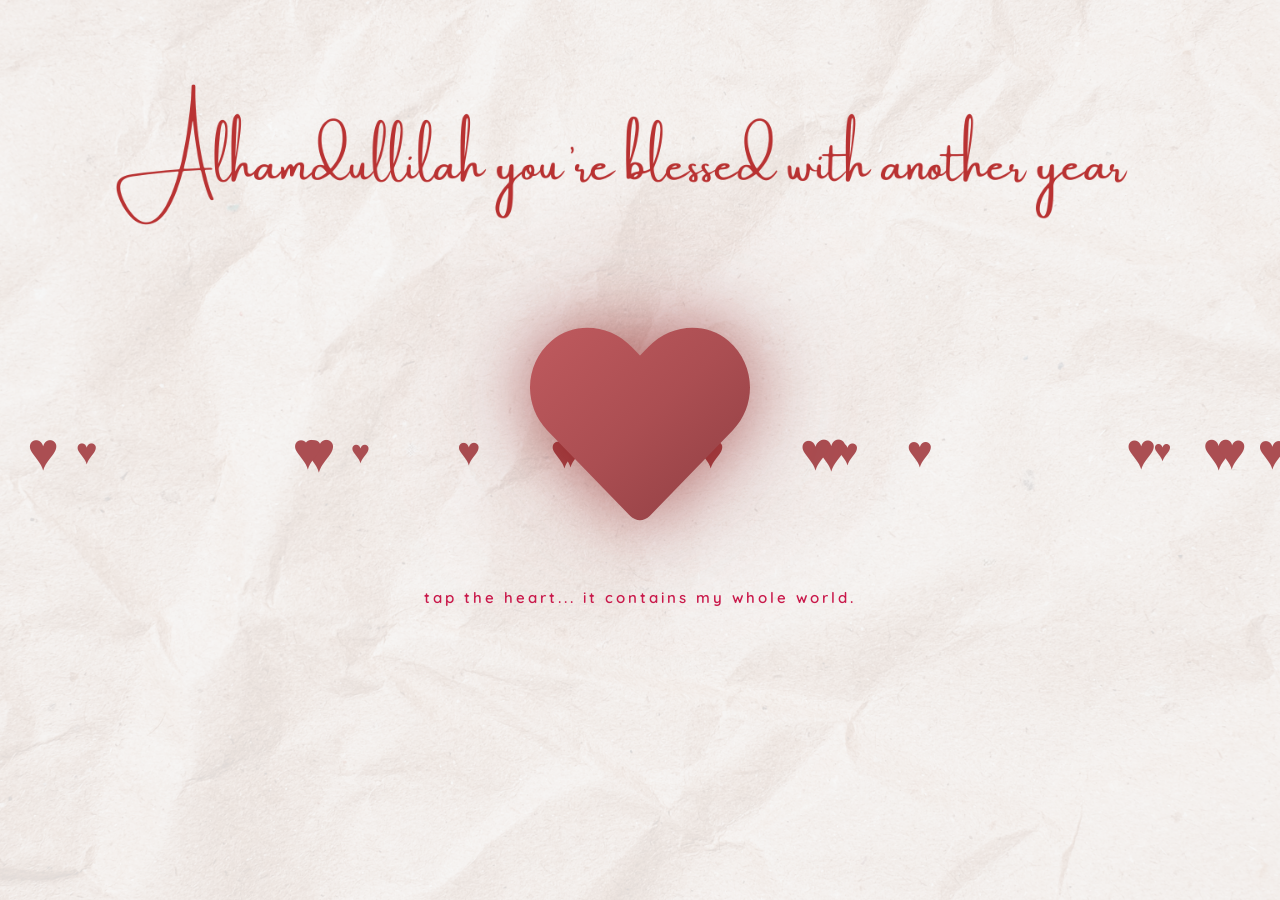
<file: index.html>
<!DOCTYPE html>
<html lang="en">

<head>
    <meta charset="UTF-8">
    <meta name="viewport" content="width=device-width, initial-scale=1.0">
    <title>Open My Heart 💖</title>

    <!-- Elegant Script Font (closest to Eyesome Script on Google Fonts) -->
    <link
        href="https://fonts.googleapis.com/css2?family=Great+Vibes&family=Quicksand:wght@300;400;600&family=Pacifico&display=swap"
        rel="stylesheet">

    <style>
        * {
            margin: 0;
            padding: 0;
            box-sizing: border-box;
        }

        body {
            height: 100vh;
            width: 100vw;
            display: flex;
            flex-direction: column;
            justify-content: center;
            align-items: center;
            background: url('images/bg.png') no-repeat center center fixed;
            background-size: cover;
            overflow: hidden;
            font-family: 'Quicksand', sans-serif;
            transition: opacity 1.5s ease;
            position: relative;
        }

        /* ── Soft Floating Hearts (subtle, minimal) ── */
        .bg-heart {
            position: absolute;
            color: #ab4e52;
            animation: floatUp linear infinite;
            pointer-events: none;
            z-index: 0;
        }

        @keyframes floatUp {
            0% {
                transform: translateY(100vh) scale(1);
                opacity: 0;
            }

            10% {
                opacity: 1;
            }

            90% {
                opacity: 0.6;
            }

            100% {
                transform: translateY(-10vh) scale(0.6);
                opacity: 0;
            }
        }

        /* ── Title ── */
        h1 {
            color: #b5405a;
            font-family: 'Great Vibes', cursive;
            font-size: 46px;
            font-weight: 400;
            margin-bottom: 60px;
            text-align: center;
            padding: 0 30px;
            animation: textGlow 3s infinite alternate;
            z-index: 10;
            letter-spacing: 1px;
        }

        @keyframes textGlow {
            from {
                text-shadow: 0 0 15px rgba(255, 100, 130, 0.15);
                opacity: 0.75;
            }

            to {
                text-shadow: 0 0 25px rgba(255, 100, 130, 0.5),
                    0 0 50px rgba(255, 50, 80, 0.15);
                opacity: 1;
            }
        }

        /* ── Heart Container ── */
        .heart-container {
            position: relative;
            cursor: pointer;
            z-index: 10;
            transition: transform 0.4s ease;
            margin-top: 20px;
        }

        .heart-container:hover {
            transform: scale(1.06);
        }

        /* ── Minimal SVG Heart ── */
        .heart-svg {
            width: 220px;
            height: 220px;
            filter: drop-shadow(0 0 35px rgba(128, 0, 0, 0.5)) drop-shadow(0 0 80px rgba(128, 0, 0, 0.25));
            animation: gentleBeat 2s ease-in-out infinite;
        }

        .heart-svg path {
            fill: url(#heartGradient);
        }

        @keyframes gentleBeat {

            0%,
            100% {
                transform: scale(1);
            }

            30% {
                transform: scale(1.06);
            }

            40% {
                transform: scale(1);
            }

            55% {
                transform: scale(1.08);
            }

            70% {
                transform: scale(1);
            }
        }

        /* ── Subtle Hint ── */
        .click-hint {
            color: #c9184a;
            font-family: 'Quicksand', sans-serif;
            font-size: 15px;
            font-weight: 600;
            letter-spacing: 3px;
            text-transform: lowercase;
            margin-top: 50px;
            z-index: 10;
            animation: hintPulse 2.5s infinite;
        }


        @keyframes hintPulse {

            0%,
            100% {
                opacity: 0.2;
            }

            50% {
                opacity: 0.6;
            }
        }

        /* ── Burst Animation ── */
        .burst-anim {
            animation: heartBurst 1.2s ease-out forwards !important;
        }

        @keyframes heartBurst {
            0% {
                transform: scale(1);
                opacity: 1;
            }

            20% {
                transform: scale(0.85);
                opacity: 1;
            }

            50% {
                transform: scale(1.3);
                opacity: 0.6;
                filter: drop-shadow(0 0 60px rgba(255, 51, 102, 0.8));
            }

            100% {
                transform: scale(0);
                opacity: 0;
            }
        }

        /* ── Mini Burst Hearts ── */
        .mini-heart {
            position: fixed;
            pointer-events: none;
            z-index: 100;
            opacity: 0;
        }

        /* ── Fade Out ── */
        .fade-out {
            opacity: 0 !important;
            transition: opacity 0.5s ease;
        }

        /* ── Responsive ── */
        @media (max-width: 600px) {
            h1 {
                font-size: 30px;
                margin-bottom: 40px;
            }

            .heart-svg {
                width: 160px;
                height: 160px;
            }

            .bg-text {
                font-size: 28px;
            }
        }
    </style>
</head>

<body>


    <div class="heart-container" id="heartContainer" onclick="burstHeart()">
        <svg class="heart-svg" id="bigHeart" viewBox="0 0 512 512" xmlns="http://www.w3.org/2000/svg">
            <defs>
                <linearGradient id="heartGradient" x1="0%" y1="0%" x2="100%" y2="100%">
                    <stop offset="0%" style="stop-color:#bf5a5e" />
                    <stop offset="50%" style="stop-color:#ab4e52" />
                    <stop offset="100%" style="stop-color:#8f3e42" />
                </linearGradient>
            </defs>
            <path
                d="M462.3 62.6C407.5 15.9 326 24.3 275.7 76.2L256 96.5l-19.7-20.3C186.1 24.3 104.5 15.9 49.7 62.6c-62.8 53.6-66.1 149.8-9.9 207.9l193.5 199.8c12.5 12.9 32.8 12.9 45.3 0l193.5-199.8c56.3-58.1 53-154.3-9.8-207.9z" />
        </svg>
    </div>

    <p class="click-hint" id="clickHint">tap the heart... it contains my whole world.</p>


    <script>
        // ── Subtle Background Hearts ──
        (function createBgHearts() {
            for (let i = 0; i < 20; i++) {
                const h = document.createElement('div');
                h.classList.add('bg-heart');
                h.textContent = '♥';
                h.style.left = Math.random() * 100 + 'vw';
                h.style.fontSize = (Math.random() * 28 + 30) + 'px';
                const dur = Math.random() * 12 + 10;
                h.style.animationDuration = dur + 's';
                h.style.animationDelay = '-' + (Math.random() * dur) + 's';
                document.body.appendChild(h);
            }
        })();

        // ── Main Click Handler ──
        function burstHeart() {
            const container = document.getElementById('heartContainer');
            container.onclick = null;
            container.style.cursor = 'default';

            document.getElementById('clickHint').classList.add('fade-out');

            document.body.style.background = 'linear-gradient(135deg, #fce4ec, #f8bbd0)';

            const heart = document.getElementById('bigHeart');
            heart.classList.add('burst-anim');

            createHeartBurst();

            setTimeout(() => {
                window.location.href = 'love-meter.html';
            }, 1500);
        }

        // ── Minimal Heart Burst ──
        function createHeartBurst() {
            const rect = document.getElementById('bigHeart').getBoundingClientRect();
            const cx = rect.left + rect.width / 2;
            const cy = rect.top + rect.height / 2;

            for (let i = 0; i < 35; i++) {
                setTimeout(() => spawnMini(cx, cy), Math.random() * 300);
            }
        }

        function spawnMini(x, y) {
            const el = document.createElement('div');
            el.classList.add('mini-heart');
            el.textContent = '♥';

            const size = Math.random() * 14 + 10;
            el.style.fontSize = size + 'px';
            el.style.color = ['#8b0000', '#a0001c', '#6b0012', '#c9184a', '#800020'][Math.floor(Math.random() * 5)];

            document.body.appendChild(el);

            const angle = Math.random() * Math.PI * 2;
            const dist = Math.random() * 160 + 80;
            const tx = Math.cos(angle) * dist;
            const ty = Math.sin(angle) * dist;

            el.animate([
                {
                    left: x + 'px', top: y + 'px',
                    opacity: 1,
                    transform: 'translate(-50%,-50%) scale(0)'
                },
                {
                    left: (x + tx * 0.5) + 'px', top: (y + ty * 0.5) + 'px',
                    opacity: 1,
                    transform: 'translate(-50%,-50%) scale(1)',
                    offset: 0.3
                },
                {
                    left: (x + tx) + 'px', top: (y + ty + 30) + 'px',
                    opacity: 0,
                    transform: 'translate(-50%,-50%) scale(0.4)'
                }
            ], {
                duration: Math.random() * 500 + 500,
                easing: 'cubic-bezier(0.22, 1, 0.36, 1)',
                fill: 'forwards'
            });

            setTimeout(() => el.remove(), 1200);
        }
    </script>

</body>

</html>
</file>
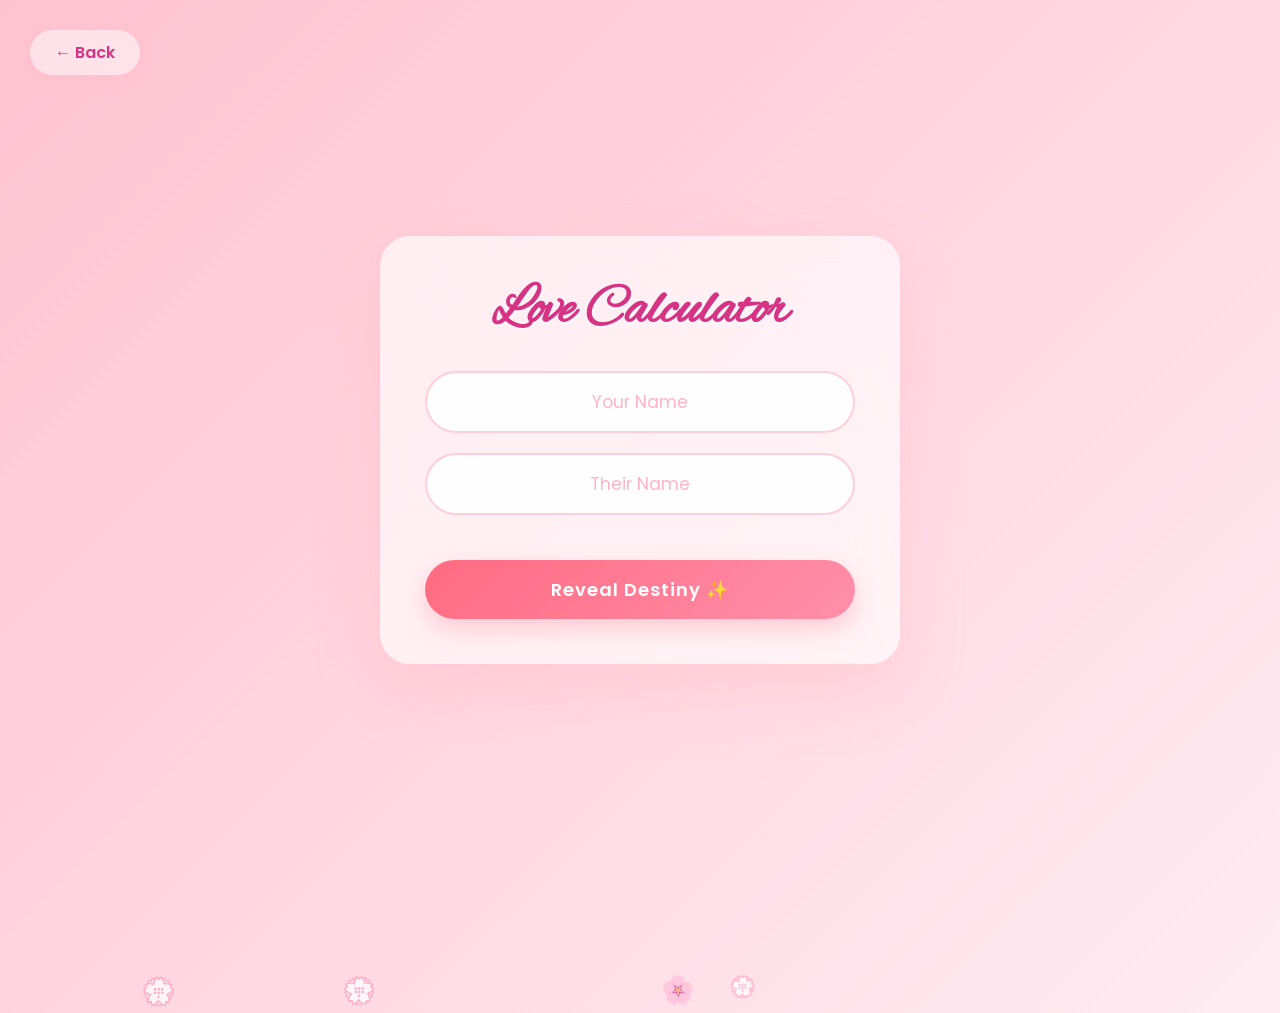
<file: calculator.html>
<!DOCTYPE html>
<html lang="en">

<head>
    <meta charset="UTF-8">
    <meta name="viewport" content="width=device-width, initial-scale=1.0">
    <title>Dreamy Love Calculator 🌸</title>

    <link href="https://fonts.googleapis.com/css2?family=Poppins:wght@300;400;600&family=Alex+Brush&display=swap"
        rel="stylesheet">

    <style>
        * {
            margin: 0;
            padding: 0;
            box-sizing: border-box;
            font-family: 'Poppins', sans-serif;
        }

        body {
            height: 100vh;
            display: flex;
            justify-content: center;
            align-items: center;
            overflow: hidden;
            background: linear-gradient(-45deg, #ffd6e8, #ffe9f3, #fff6fb, #ffc2d1);
            background-size: 400% 400%;
            animation: gradientMove 15s ease infinite;
            position: relative;
        }

        /* Animated Background */
        @keyframes gradientMove {
            0% {
                background-position: 0% 50%;
            }

            50% {
                background-position: 100% 50%;
            }

            100% {
                background-position: 0% 50%;
            }
        }

        /* Back Button */
        .back-btn {
            position: absolute;
            top: 30px;
            left: 30px;
            padding: 10px 25px;
            background: rgba(255, 255, 255, 0.5);
            backdrop-filter: blur(10px);
            border-radius: 30px;
            text-decoration: none;
            color: #d63384;
            font-weight: 600;
            box-shadow: 0 5px 15px rgba(255, 182, 193, 0.3);
            transition: 0.3s;
            z-index: 100;
        }

        .back-btn:hover {
            background: rgba(255, 255, 255, 0.8);
            transform: translateY(-3px);
        }

        /* Sakura Petals */
        .petal {
            position: absolute;
            top: -20px;
            font-size: 18px;
            animation: fall linear forwards;
            opacity: 0.7;
            pointer-events: none;
            z-index: 1;
        }

        @keyframes fall {
            0% {
                transform: translateY(0) rotate(0deg) translateX(0);
            }

            100% {
                transform: translateY(110vh) rotate(360deg) translateX(100px);
            }
        }

        /* Main Card */
        .container {
            width: 95%;
            max-width: 520px;
            padding: 45px;
            border-radius: 30px;
            background: rgba(255, 255, 255, 0.65);
            backdrop-filter: blur(25px);
            -webkit-backdrop-filter: blur(25px);
            box-shadow: 0 25px 60px rgba(255, 182, 193, 0.4);
            text-align: center;
            position: relative;
            z-index: 10;
            transition: 0.6s cubic-bezier(0.175, 0.885, 0.32, 1.275);
        }

        .container:hover {
            box-shadow: 0 35px 80px rgba(255, 182, 193, 0.6);
        }

        h1 {
            font-family: 'Alex Brush', cursive;
            color: #d63384;
            font-size: 55px;
            margin-bottom: 30px;
            line-height: 1.1;
            text-shadow: 1px 1px 3px rgba(255, 255, 255, 0.8);
        }

        /* Elegant Inputs */
        .input-group {
            position: relative;
            margin: 20px 0;
        }

        input {
            width: 100%;
            padding: 16px;
            border-radius: 50px;
            border: 2px solid rgba(255, 194, 209, 0.8);
            outline: none;
            font-size: 17px;
            background: rgba(255, 255, 255, 0.9);
            transition: 0.4s;
            text-align: center;
            color: #b45454;
            font-weight: 600;
        }

        input::placeholder {
            color: #ffb3c6;
            font-weight: 400;
        }

        input:focus {
            border-color: #ff8fab;
            box-shadow: 0 0 20px rgba(255, 143, 171, 0.3);
            transform: scale(1.03);
        }

        /* Button */
        button {
            padding: 16px;
            width: 100%;
            border: none;
            border-radius: 50px;
            background: linear-gradient(135deg, #ff6b81, #ff8fab);
            color: white;
            font-size: 18px;
            font-weight: 600;
            cursor: pointer;
            margin-top: 25px;
            transition: 0.4s cubic-bezier(0.175, 0.885, 0.32, 1.275);
            letter-spacing: 1px;
            box-shadow: 0 10px 25px rgba(255, 107, 129, 0.3);
        }

        button:hover {
            transform: translateY(-5px) scale(1.05);
            box-shadow: 0 15px 35px rgba(255, 107, 129, 0.5);
            background: linear-gradient(135deg, #ff4d6d, #ff6b81);
        }

        /* Result Section */
        .result-section {
            display: none;
            margin-top: 15px;
            animation: fadeIn 1.2s ease forwards;
        }

        .percent-circle {
            width: 150px;
            height: 150px;
            background: white;
            border-radius: 50%;
            margin: 0 auto 20px;
            display: flex;
            justify-content: center;
            align-items: center;
            font-size: 45px;
            font-weight: 800;
            color: #ff6b81;
            box-shadow: 0 0 0 10px rgba(255, 107, 129, 0.2), 0 15px 30px rgba(0, 0, 0, 0.1);
            position: relative;
        }

        .percent-circle::before {
            content: '';
            position: absolute;
            top: -5px;
            right: -5px;
            bottom: -5px;
            left: -5px;
            border-radius: 50%;
            border: 3px solid #ff6b81;
            border-top-color: transparent;
            animation: spin 2s linear infinite;
            display: none;
            /* Hide when not loading */
        }

        @keyframes spin {
            100% {
                transform: rotate(360deg);
            }
        }

        .result-text {
            font-size: 22px;
            color: #d63384;
            font-weight: 600;
            margin-top: 15px;
            line-height: 1.5;
        }

        .romantic-message {
            font-size: 16px;
            color: #ff6b81;
            font-style: italic;
            margin-top: 10px;
        }

        .loading-text {
            font-size: 20px;
            color: #ff6b81;
            font-weight: 600;
            display: none;
        }

        @keyframes fadeIn {
            from {
                opacity: 0;
                transform: translateY(30px);
            }

            to {
                opacity: 1;
                transform: translateY(0);
            }
        }

        @media(max-width: 480px) {
            .container {
                padding: 35px 25px;
            }

            h1 {
                font-size: 45px;
            }
        }
    </style>
</head>

<body>

    <a href="page2.html" class="back-btn">← Back</a>

    <div class="container" id="mainContainer">

        <h1>Love Calculator</h1>

        <div id="inputSection">
            <div class="input-group">
                <input type="text" id="name1" placeholder="Your Name">
            </div>
            <div class="input-group">
                <input type="text" id="name2" placeholder="Their Name">
            </div>
            <button onclick="startCalculation()">Reveal Destiny ✨</button>
        </div>

        <!-- Fake Loading State -->
        <div class="result-section" id="loadingSection" style="display:none;">
            <div class="percent-circle" style="color: transparent;">
                <style>
                    #loadingSection .percent-circle::before {
                        display: block;
                    }
                </style>
                <span style="font-size: 30px; color: #ff6b81;">⏳</span>
            </div>
            <div class="loading-text" style="display:block;" id="loadingText">Consulting the stars...</div>
        </div>

        <!-- Final Result -->
        <div class="result-section" id="resultSection">
            <div class="percent-circle" id="percentDisplay">0%</div>
            <div class="result-text" id="namesResult"></div>
            <div class="romantic-message" id="messageResult"></div>

            <button onclick="resetCalculator()"
                style="margin-top:30px; background:linear-gradient(135deg, #ffd6e8, #ffc2d1); color:#d63384; box-shadow:none;">Calculate
                Again</button>
        </div>

    </div>

    <script>
        // Sakura falling effect
        function createPetal() {
            const petal = document.createElement("div");
            petal.classList.add("petal");

            // Sometimes spawn a heart instead of a petal
            petal.innerHTML = Math.random() > 0.8 ? "🌸" : "💮";

            petal.style.left = Math.random() * 100 + "vw";
            petal.style.animationDuration = (Math.random() * 6 + 7) + "s";
            petal.style.fontSize = (Math.random() * 15 + 15) + "px";
            document.body.appendChild(petal);
            setTimeout(() => petal.remove(), 14000);
        }

        // Spawn petals steadily
        setInterval(createPetal, 400);

        /* Love Logic */
        function startCalculation() {
            const name1 = document.getElementById("name1").value.trim().toLowerCase();
            const name2 = document.getElementById("name2").value.trim().toLowerCase();

            if (name1 === "" || name2 === "") {
                // Little shake animation for error
                const container = document.getElementById("mainContainer");
                container.animate([
                    { transform: 'translateX(0)' },
                    { transform: 'translateX(-10px)' },
                    { transform: 'translateX(10px)' },
                    { transform: 'translateX(-10px)' },
                    { transform: 'translateX(10px)' },
                    { transform: 'translateX(0)' }
                ], { duration: 400 });

                // Custom modern alert via placeholder
                document.getElementById("name1").placeholder = "Please enter both names! 💕";
                return;
            }

            // Hide inputs, show loading
            document.getElementById("inputSection").style.display = "none";
            document.getElementById("loadingSection").style.display = "block";

            // Cycle loading text
            const loadTexts = ["Consulting the stars...", "Reading the tea leaves...", "Measuring heartbeats...", "Asking Cupid..."];
            let textIdx = 0;
            const textInterval = setInterval(() => {
                textIdx = (textIdx + 1) % loadTexts.length;
                document.getElementById("loadingText").innerText = loadTexts[textIdx];
            }, 600);

            // Calculate
            setTimeout(() => {
                clearInterval(textInterval);
                showResults(name1, name2);
            }, 2500); // 2.5s fake loading delay
        }

        function showResults(name1, name2) {
            document.getElementById("loadingSection").style.display = "none";
            document.getElementById("resultSection").style.display = "block";

            let percentage;
            let message;

            // The exact names user requested
            if (
                (name1 === "swaliha" && name2 === "ruwais") ||
                (name1 === "ruwais" && name2 === "swaliha")
            ) {
                percentage = Math.floor(Math.random() * 11) + 90; // 90-100%
                message = "✨ A forever love written in destiny ✨";
            } else {
                percentage = Math.floor(Math.random() * 101);
                if (percentage > 80) message = "💖 A beautiful, magical connection! 💖";
                else if (percentage > 50) message = "💕 There's a strong spark here! 💕";
                else message = "🌸 Every love story is unique 🌸";
            }

            // Animate the numbers counting up
            const percentDisplay = document.getElementById("percentDisplay");
            let currentNum = 0;
            const duration = 1500;
            const intervalTime = 20;
            const steps = duration / intervalTime;
            const increment = percentage / steps;

            const counter = setInterval(() => {
                currentNum += increment;
                if (currentNum >= percentage) {
                    currentNum = percentage;
                    clearInterval(counter);

                    // Show text only AFTER number finishes
                    document.getElementById("namesResult").innerHTML = `${capitalize(name1)} + ${capitalize(name2)}`;
                    document.getElementById("messageResult").innerHTML = message;

                    // Explode hearts if a good match!
                    if (percentage > 80) triggerHeartExplosion();
                }
                percentDisplay.innerHTML = Math.floor(currentNum) + "%";
            }, intervalTime);
        }

        function resetCalculator() {
            document.getElementById("resultSection").style.display = "none";
            document.getElementById("inputSection").style.display = "block";

            document.getElementById("namesResult").innerHTML = "";
            document.getElementById("messageResult").innerHTML = "";
            document.getElementById("percentDisplay").innerHTML = "0%";
        }

        function capitalize(name) {
            return name.charAt(0).toUpperCase() + name.slice(1);
        }

        // Fun explosion for high results
        function triggerHeartExplosion() {
            for (let i = 0; i < 40; i++) {
                setTimeout(() => {
                    const heart = document.createElement("div");
                    heart.style.position = "absolute";
                    heart.innerHTML = "❤️";
                    heart.style.fontSize = Math.random() * 20 + 15 + "px";
                    heart.style.left = "50%";
                    heart.style.top = "50%";
                    heart.style.zIndex = 50;
                    document.body.appendChild(heart);

                    const angle = Math.random() * Math.PI * 2;
                    const velocity = Math.random() * 150 + 50;
                    const tx = Math.cos(angle) * velocity;
                    const ty = Math.sin(angle) * velocity;

                    heart.animate([
                        { transform: 'translate(0, 0) scale(0)', opacity: 1 },
                        { transform: `translate(${tx}px, ${ty}px) scale(1)`, opacity: 0 }
                    ], { duration: 1000, easing: 'ease-out' }).onfinish = () => heart.remove();
                }, i * 15); // stagger them slightly
            }
        }
    </script>

</body>

</html>
</file>
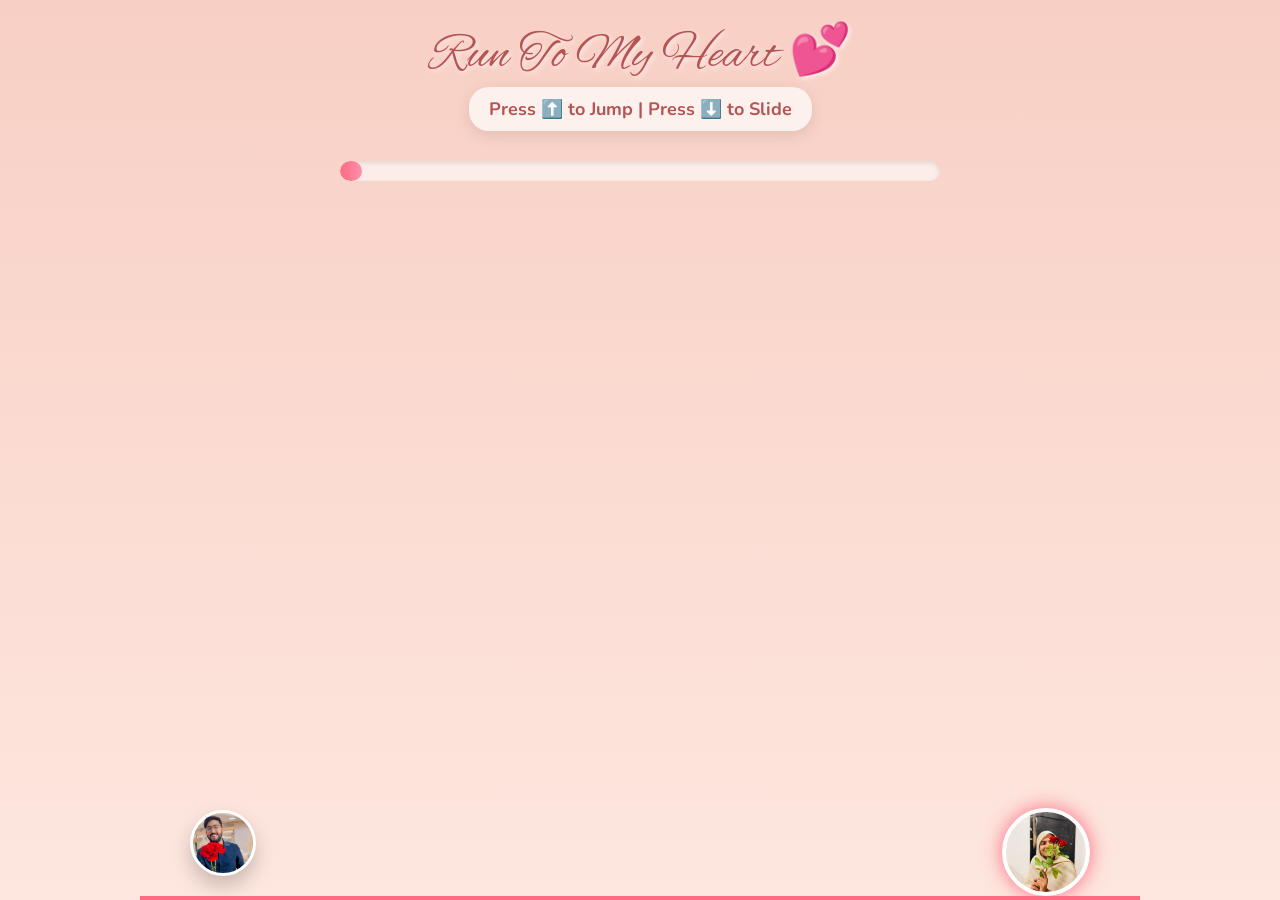
<file: game.html>
<!DOCTYPE html>
<html lang="en">

<head>
    <meta charset="UTF-8">
    <meta name="viewport" content="width=device-width, initial-scale=1.0">
    <title>Reach My Heart 💖</title>

    <link href="https://fonts.googleapis.com/css2?family=Alex+Brush&family=Nunito:wght@400;700&display=swap"
        rel="stylesheet">

    <style>
        :root {
            --primary: #ff6b81;
            --secondary: #ff8fab;
            --text-color: #b45454;
            --bg-top: #f8cfc4;
            --bg-bottom: #fde7df;
            --obstacle-color: #e58b8b;
        }

        body {
            margin: 0;
            overflow: hidden;
            background: linear-gradient(180deg, var(--bg-top), var(--bg-bottom));
            font-family: 'Nunito', sans-serif;
            color: var(--text-color);
            height: 100vh;
            display: flex;
            flex-direction: column;
            align-items: center;
        }

        .title {
            margin-top: 20px;
            text-align: center;
            font-family: 'Alex Brush', cursive;
            font-size: 50px;
            z-index: 10;
            text-shadow: 2px 2px 5px rgba(255, 255, 255, 0.7);
        }

        /* Progress Bar */
        .progress-container {
            width: 80%;
            max-width: 600px;
            height: 20px;
            background: rgba(255, 255, 255, 0.6);
            border-radius: 20px;
            margin: 20px 0;
            box-shadow: inset 0 2px 5px rgba(0, 0, 0, 0.1);
            position: relative;
            z-index: 10;
            overflow: hidden;
        }

        .progress-bar {
            height: 100%;
            width: 0%;
            background: linear-gradient(90deg, var(--primary), var(--secondary));
            border-radius: 20px;
            transition: width 0.2s linear;
        }

        .instructions {
            margin-bottom: 10px;
            font-size: 18px;
            font-weight: 700;
            background: rgba(255, 255, 255, 0.7);
            padding: 10px 20px;
            border-radius: 20px;
            z-index: 10;
            box-shadow: 0 4px 15px rgba(0, 0, 0, 0.1);
        }

        /* Game Container */
        .game-area {
            position: relative;
            width: 100%;
            max-width: 1000px;
            flex-grow: 1;
            margin-top: 10px;
            overflow: hidden;
            border-bottom: 4px solid var(--primary);
        }

        /* Game Elements */
        .entity {
            position: absolute;
            background-size: cover;
            background-position: center;
            border-radius: 50%;
            box-shadow: 0 10px 20px rgba(0, 0, 0, 0.2);
        }

        #player {
            width: 60px;
            height: 60px;
            background-color: var(--secondary);
            border: 3px solid white;
            z-index: 5;
            display: flex;
            align-items: center;
            justify-content: center;
            font-weight: bold;
            color: white;
            background-image: url('images/image16.JPG');
            background-size: cover;
            background-position: top;
            transition: height 0.1s, width 0.1s;
            transform-origin: bottom center;
        }

        #goal {
            width: 80px;
            height: 80px;
            background-color: var(--primary);
            border: 4px solid white;
            right: 50px;
            /* Fixed to the right side */
            bottom: 0px;
            z-index: 4;
            display: flex;
            align-items: center;
            justify-content: center;
            font-size: 24px;
            color: white;
            background-image: url('images/image4.jpg');
            background-size: cover;
            background-position: center;
            box-shadow: 0 0 20px var(--primary);
            animation: pulse 2s infinite;
        }

        @keyframes pulse {
            0% {
                transform: scale(1);
                box-shadow: 0 0 20px var(--primary);
            }

            50% {
                transform: scale(1.05);
                box-shadow: 0 0 40px var(--primary);
            }

            100% {
                transform: scale(1);
                box-shadow: 0 0 20px var(--primary);
            }
        }

        .obstacle {
            position: absolute;
            width: 40px;
            background: var(--obstacle-color);
            border-radius: 10px;
            z-index: 3;
            box-shadow: -3px 5px 10px rgba(0, 0, 0, 0.15);
        }

        .obstacle::after {
            content: '💔';
            position: absolute;
            top: 50%;
            left: 50%;
            transform: translate(-50%, -50%);
            font-size: 20px;
            opacity: 0.8;
        }

        /* Game Over / Success screens */
        .overlay {
            position: absolute;
            top: 0;
            left: 0;
            width: 100%;
            height: 100%;
            background: rgba(255, 255, 255, 0.85);
            backdrop-filter: blur(5px);
            display: flex;
            flex-direction: column;
            align-items: center;
            justify-content: center;
            z-index: 20;
            opacity: 0;
            pointer-events: none;
            transition: opacity 0.5s;
        }

        .overlay.active {
            opacity: 1;
            pointer-events: all;
        }

        .overlay h2 {
            font-family: 'Alex Brush', cursive;
            font-size: 60px;
            margin: 0 0 20px 0;
            color: var(--primary);
            text-align: center;
        }

        .overlay button {
            padding: 15px 40px;
            font-size: 20px;
            font-weight: bold;
            color: white;
            background: var(--primary);
            border: none;
            border-radius: 30px;
            cursor: pointer;
            box-shadow: 0 8px 20px rgba(255, 107, 129, 0.4);
            transition: transform 0.2s, background 0.2s;
        }

        .overlay button:hover {
            transform: scale(1.05);
            background: #ff4d6d;
        }

        /* Floating background hearts */
        .bg-heart {
            position: absolute;
            color: #e58b8b;
            font-size: 24px;
            opacity: 0;
            z-index: 0;
            animation: floatUp 8s linear infinite;
        }

        @keyframes floatUp {
            0% {
                transform: translateY(100vh) scale(0.5);
                opacity: 0;
            }

            10% {
                opacity: 0.3;
            }

            90% {
                opacity: 0.3;
            }

            100% {
                transform: translateY(-10vh) scale(1.2);
                opacity: 0;
            }
        }
    </style>
</head>

<body>

    <div class="title">Run To My Heart 💕</div>

    <div class="instructions">
        Press ⬆️ to Jump | Press ⬇️ to Slide
    </div>

    <div class="progress-container">
        <div class="progress-bar" id="progressBar"></div>
    </div>

    <div class="game-area" id="gameArea">
        <div id="player" class="entity"></div>
        <div id="goal" class="entity"></div>
    </div>

    <!-- Modals -->
    <div class="overlay" id="gameOverScreen">
        <h2>Oh nooo 💔<br>You tripped!</h2>
        <button onclick="startGame()">Try Again to Reach Me!</button>
    </div>

    <div class="overlay" id="victoryScreen">
        <h2>You Reached Me! 💖<br><span style="font-family: 'Nunito', sans-serif; font-size: 30px;">Forever With You
                ♾️</span></h2>
        <button onclick="window.location.href='puzzle.html'">Next Game ✨</button>
    </div>

    <script>
        // Game Elements
        const gameArea = document.getElementById('gameArea');
        const playerEl = document.getElementById('player');
        const progressBar = document.getElementById('progressBar');
        const gameOverScreen = document.getElementById('gameOverScreen');
        const victoryScreen = document.getElementById('victoryScreen');

        // Game Constants
        const GRAVITY = 1.1;
        const JUMP_POWER = 18.5;
        const GAME_SPEED = 9.5;
        const GROUND_Y = 20; // Padding from bottom
        const TOTAL_DISTANCE = 4500; // Increased distance

        // Game State
        let animationId;
        let isPlaying = false;
        let distance = 0;
        let frames = 0;

        let player = {
            x: 50,
            y: GROUND_Y,
            w: 60,
            h: 60,
            vy: 0,
            isJumping: false,
            isSliding: false
        };

        let obstacles = [];

        // Inputs
        let keys = {
            ArrowUp: false,
            ArrowDown: false,
            Space: false
        };

        window.addEventListener('keydown', e => {
            if (e.code === 'ArrowUp' || e.code === 'Space') keys.ArrowUp = true;
            if (e.code === 'ArrowDown') keys.ArrowDown = true;
        });

        window.addEventListener('keyup', e => {
            if (e.code === 'ArrowUp' || e.code === 'Space') keys.ArrowUp = false;
            if (e.code === 'ArrowDown') keys.ArrowDown = false;
        });

        // Touch support for mobile
        gameArea.addEventListener('touchstart', (e) => {
            const touchY = e.touches[0].clientY;
            const screenHeight = window.innerHeight;
            if (touchY < screenHeight / 2) {
                keys.ArrowUp = true;
            } else {
                keys.ArrowDown = true;
            }
        });

        gameArea.addEventListener('touchend', () => {
            keys.ArrowUp = false;
            keys.ArrowDown = false;
        });

        function spawnObstacle() {
            const type = Math.random() > 0.5 ? 'high' : 'low';
            // low: must jump over (on ground)
            // high: must slide under (floating)

            let obs = {
                id: 'obs_' + Date.now() + Math.random(),
                x: gameArea.clientWidth + 50,
                w: 40,
                h: 70,
                type: type,
                y: type === 'low' ? GROUND_Y : GROUND_Y + 70,
                passed: false,
                el: null
            };

            const el = document.createElement('div');
            el.className = 'obstacle';
            el.id = obs.id;
            el.style.width = obs.w + 'px';
            el.style.height = obs.h + 'px';
            gameArea.appendChild(el);

            obs.el = el;
            obstacles.push(obs);
        }

        function update() {
            if (!isPlaying) return;

            frames++;
            distance += GAME_SPEED;

            // Player physics (Jump)
            if (keys.ArrowUp && !player.isJumping) {
                player.vy = JUMP_POWER;
                player.isJumping = true;
            }

            player.y += player.vy;

            if (player.y > GROUND_Y) {
                player.vy -= GRAVITY;
            } else {
                player.y = GROUND_Y;
                player.vy = 0;
                player.isJumping = false;
            }

            // Sliding
            if (keys.ArrowDown && !player.isJumping) {
                player.isSliding = true;
                player.h = 30; // Duck down
                playerEl.style.borderRadius = '30px';
            } else {
                player.isSliding = false;
                player.h = 60; // Stand up
                playerEl.style.borderRadius = '50%';
            }

            // Apply Player POS
            playerEl.style.bottom = player.y + 'px';
            playerEl.style.left = player.x + 'px';
            playerEl.style.height = player.h + 'px';

            // Obstacle Logic
            // Spawn obstacles only if we haven't reached the end
            if (distance < TOTAL_DISTANCE - 500) {
                // Spawn logic - intensified
                if (frames % 65 === 0) {
                    spawnObstacle();
                } else if (frames % 40 === 0 && Math.random() > 0.5) {
                    spawnObstacle();
                }
            }

            for (let i = obstacles.length - 1; i >= 0; i--) {
                let obs = obstacles[i];
                obs.x -= GAME_SPEED;
                obs.el.style.left = obs.x + 'px';
                obs.el.style.bottom = obs.y + 'px';

                // Collision Detection
                // Margins to make the game slightly more forgiving
                let pRight = player.x + player.w - 10;
                let pLeft = player.x + 10;
                let pTop = player.y + player.h - 10;
                let pBottom = player.y + 10;

                let oRight = obs.x + obs.w - 5;
                let oLeft = obs.x + 5;
                let oTop = obs.y + obs.h - 5;
                let oBottom = obs.y + 5;

                if (pRight > oLeft && pLeft < oRight && pTop > oBottom && pBottom < oTop) {
                    gameOver();
                    return;
                }

                // Remove off-screen obstacles
                if (obs.x < -100) {
                    obs.el.remove();
                    obstacles.splice(i, 1);
                }
            }

            // Progress Bar
            let progress = Math.min((distance / TOTAL_DISTANCE) * 100, 100);
            progressBar.style.width = progress + '%';

            // Win Condition
            if (distance >= TOTAL_DISTANCE) {
                winGame();
                return;
            }

            animationId = requestAnimationFrame(update);
        }

        function startGame() {
            // Reset state
            cancelAnimationFrame(animationId);
            gameOverScreen.classList.remove('active');
            victoryScreen.classList.remove('active');

            // Remove old obstacles
            obstacles.forEach(obs => obs.el.remove());
            obstacles = [];

            distance = 0;
            frames = 0;
            isPlaying = true;

            player.y = GROUND_Y;
            player.vy = 0;
            player.isJumping = false;
            player.isSliding = false;
            player.x = 50;
            playerEl.style.transition = 'height 0.1s, width 0.1s';

            progressBar.style.width = '0%';

            update();
        }

        function gameOver() {
            isPlaying = false;
            gameOverScreen.classList.add('active');
        }

        function winGame() {
            isPlaying = false;

            // Final romantic animation!
            playerEl.style.transition = 'left 2s ease-in-out, bottom 1s ease';
            playerEl.style.left = 'calc(100% - 150px)'; // Move to goal
            playerEl.style.bottom = GROUND_Y + 'px';

            // Trigger small heart explosion after moving
            setTimeout(() => {
                triggerHearts();
                victoryScreen.classList.add('active');
            }, 2000);
        }

        function triggerHearts() {
            for (let i = 0; i < 30; i++) {
                setTimeout(createHeart, i * 50);
            }
        }

        function createHeart() {
            const heart = document.createElement("div");
            heart.classList.add("bg-heart");
            heart.innerHTML = "❤";
            heart.style.left = Math.random() * 100 + "vw";
            heart.style.animationDuration = (Math.random() * 3 + 5) + "s";
            document.body.appendChild(heart);
            setTimeout(() => heart.remove(), 8000);
        }

        // Background floating hearts loop
        setInterval(createHeart, 1500);

        // Initial Start
        startGame();

    </script>

</body>

</html>
</file>
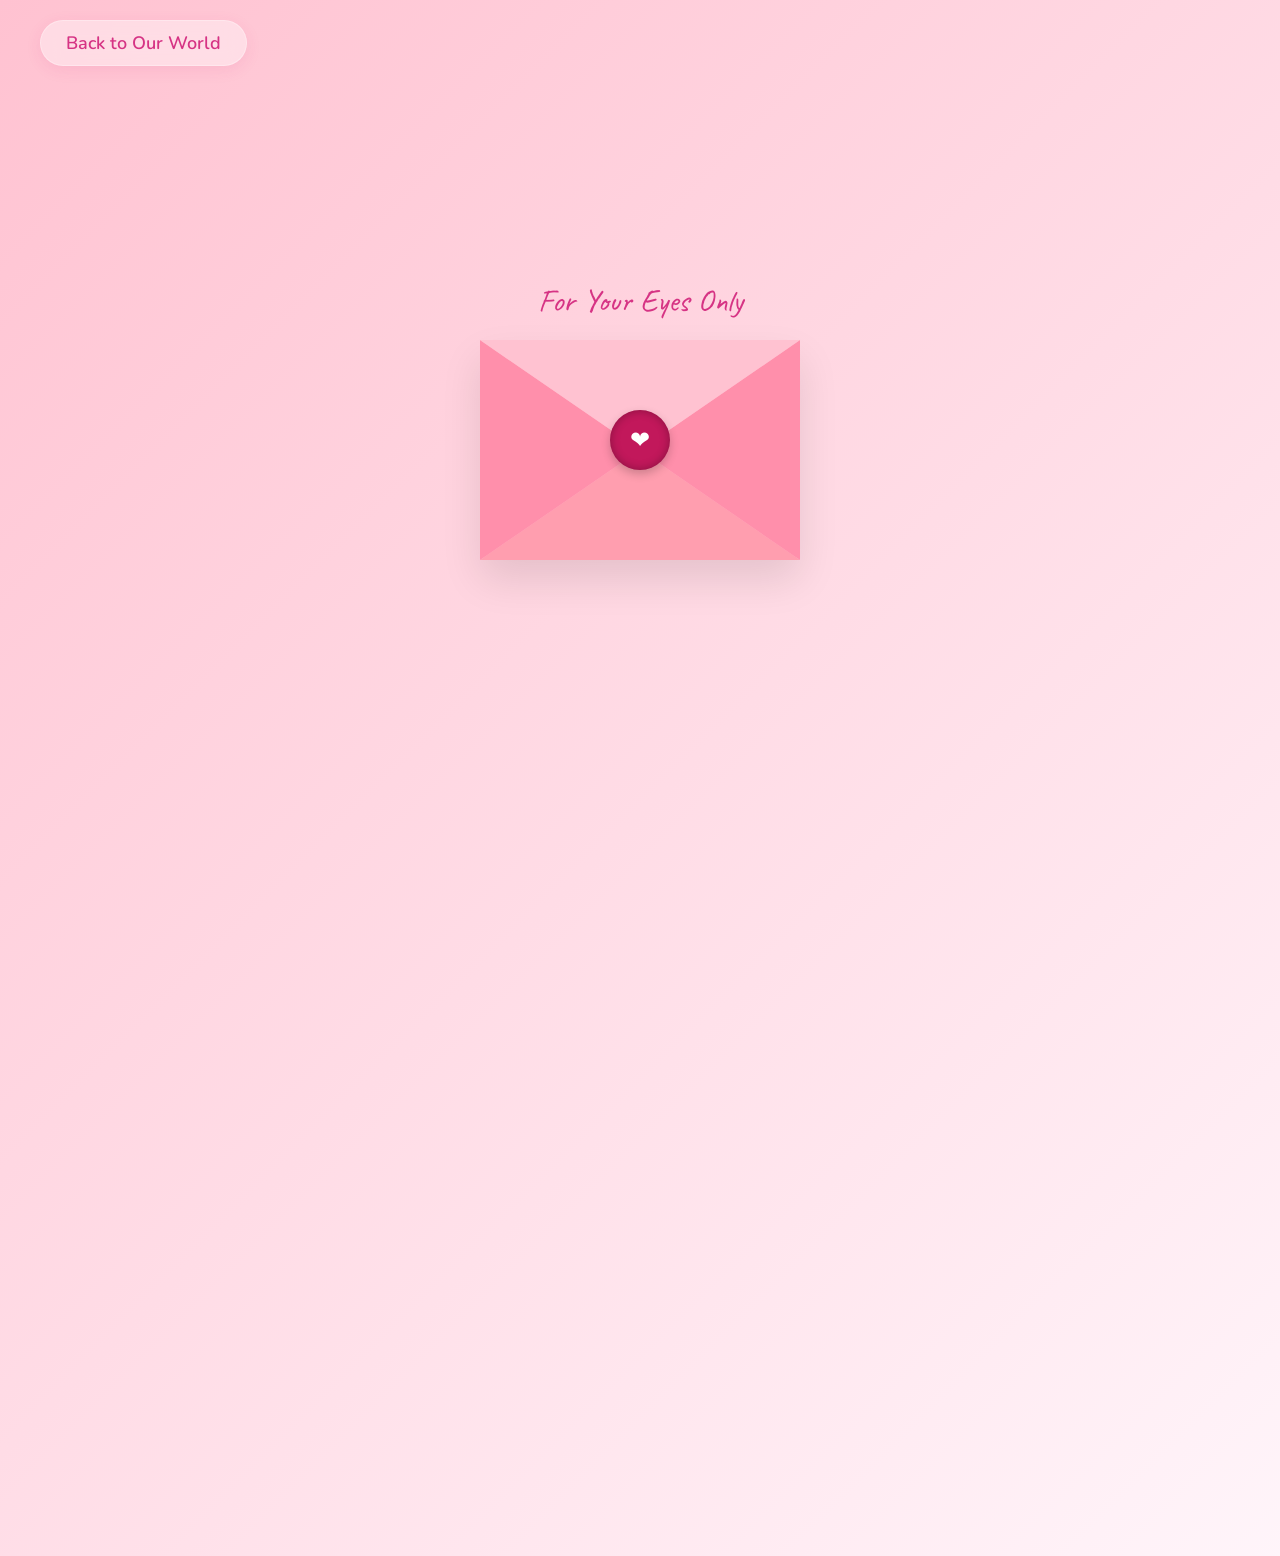
<file: letters.html>
<!DOCTYPE html>
<html lang="en">

<head>
    <meta charset="UTF-8">
    <meta name="viewport" content="width=device-width, initial-scale=1.0">
    <title>A Secret Letter 📜</title>

    <link
        href="https://fonts.googleapis.com/css2?family=Caveat:wght@500;600&family=Nunito:wght@300;600&family=Playfair+Display:ital,wght@0,400;0,700;1,400&display=swap"
        rel="stylesheet">

    <style>
        :root {
            --primary-pink: #ff8fab;
            --dark-pink: #d63384;
            --paper-bg: #fffcf0;
            --text-color: #2d3436;
        }

        * {
            margin: 0;
            padding: 0;
            box-sizing: border-box;
            font-family: 'Nunito', sans-serif;
        }

        body {
            background: linear-gradient(-45deg, #ffd6e8, #ffe9f3, #fff6fb, #ffc2d1);
            background-size: 400% 400%;
            animation: gradientMove 15s ease infinite;
            min-height: 100vh;
            display: flex;
            justify-content: center;
            align-items: center;
            overflow: hidden;
            perspective: 2000px;
        }

        @keyframes gradientMove {
            0% {
                background-position: 0% 50%;
            }

            50% {
                background-position: 100% 50%;
            }

            100% {
                background-position: 0% 50%;
            }
        }

        /* Nav */
        .nav-bar {
            width: 100%;
            padding: 20px 40px;
            display: flex;
            justify-content: space-between;
            align-items: center;
            position: fixed;
            top: 0;
            z-index: 1000;
        }

        .back-btn {
            text-decoration: none;
            color: var(--dark-pink);
            font-weight: 600;
            font-size: 18px;
            background: rgba(255, 255, 255, 0.4);
            padding: 10px 25px;
            border-radius: 30px;
            backdrop-filter: blur(10px);
            border: 1px solid rgba(255, 255, 255, 0.3);
            display: flex;
            align-items: center;
            transition: all 0.3s ease;
            box-shadow: 0 4px 15px rgba(214, 51, 132, 0.1);
        }

        .back-btn:hover {
            transform: scale(1.05);
            background: rgba(255, 255, 255, 0.7);
        }

        /* Envelope Interaction */
        .envelope-container {
            position: relative;
            width: 320px;
            height: 220px;
            cursor: pointer;
            z-index: 10;
            transition: transform 0.6s cubic-bezier(0.34, 1.56, 0.64, 1);
        }

        .envelope-container.active {
            transform: scale(0.8) translateY(50px);
            pointer-events: none;
        }

        /* Instructions */
        .instruction {
            position: absolute;
            top: -60px;
            left: 50%;
            transform: translateX(-50%);
            font-family: 'Caveat', cursive;
            font-size: 32px;
            color: var(--dark-pink);
            white-space: nowrap;
            animation: bounce 2s infinite;
        }

        @keyframes bounce {

            0%,
            20%,
            50%,
            80%,
            100% {
                transform: translateX(-50%) translateY(0);
            }

            40% {
                transform: translateX(-50%) translateY(-10px);
            }

            60% {
                transform: translateX(-50%) translateY(-5px);
            }
        }

        .envelope {
            position: relative;
            width: 100%;
            height: 100%;
            background: #ffb3c6;
            border-radius: 0 0 10px 10px;
            box-shadow: 0 20px 40px rgba(0, 0, 0, 0.1);
        }

        .envelope::before {
            content: "";
            position: absolute;
            bottom: 0;
            left: 0;
            width: 0;
            height: 0;
            border-left: 160px solid transparent;
            border-right: 160px solid transparent;
            border-bottom: 110px solid #ff9eaf;
            z-index: 2;
        }

        .envelope::after {
            content: "";
            position: absolute;
            top: 0;
            left: 0;
            width: 0;
            height: 0;
            border-top: 110px solid transparent;
            border-bottom: 110px solid transparent;
            border-left: 160px solid #ff8fab;
            z-index: 2;
        }

        .right-flap {
            position: absolute;
            top: 0;
            right: 0;
            width: 0;
            height: 0;
            border-top: 110px solid transparent;
            border-bottom: 110px solid transparent;
            border-right: 160px solid #ff8fab;
            z-index: 2;
        }

        .top-flap {
            position: absolute;
            top: 0;
            left: 0;
            width: 0;
            height: 0;
            border-left: 160px solid transparent;
            border-right: 160px solid transparent;
            border-top: 110px solid #ffc2d1;
            transform-origin: top;
            transition: transform 0.6s 0.2s;
            z-index: 5;
        }

        .envelope-container.open .top-flap {
            transform: rotateX(180deg);
            z-index: 1;
        }

        .seal {
            position: absolute;
            top: 100px;
            left: 50%;
            transform: translate(-50%, -50%);
            width: 60px;
            height: 60px;
            background: #c2185b;
            border-radius: 50%;
            z-index: 6;
            display: flex;
            justify-content: center;
            align-items: center;
            color: white;
            font-size: 24px;
            box-shadow: 0 4px 10px rgba(0, 0, 0, 0.2), inset 0 0 10px rgba(0, 0, 0, 0.3);
            transition: opacity 0.4s;
        }

        .seal::before {
            content: "❤";
        }

        .envelope-container.open .seal {
            opacity: 0;
        }

        /* Immersive Letter Overlay */
        .letter-overlay {
            position: fixed;
            top: 0;
            left: 0;
            width: 100%;
            height: 100%;
            background: rgba(0, 0, 0, 0);
            backdrop-filter: blur(0px);
            z-index: 500;
            display: flex;
            justify-content: center;
            align-items: center;
            visibility: hidden;
            transition: all 0.8s cubic-bezier(0.65, 0, 0.35, 1);
        }

        .letter-overlay.show {
            background: rgba(0, 0, 0, 0.4);
            backdrop-filter: blur(10px);
            visibility: visible;
        }

        .full-letter {
            width: 90%;
            max-width: 700px;
            max-height: 85vh;
            background: var(--paper-bg);
            padding: 60px 50px;
            border-radius: 5px;
            position: relative;
            transform: translateY(100vh) scale(0.5) rotate(-5deg);
            transition: all 1s cubic-bezier(0.19, 1, 0.22, 1);
            box-shadow: 0 40px 100px rgba(0, 0, 0, 0.3);
            overflow-y: auto;
            border: 1px solid #e0e0e0;
            /* Texture effect */
            background-image:
                radial-gradient(at 0% 0%, rgba(255, 255, 255, 0.5) 0, transparent 50%),
                radial-gradient(at 100% 0%, rgba(255, 255, 255, 0.2) 0, transparent 40%);
        }

        /* Vintage Paper Texture Overlay */
        .full-letter::after {
            content: "";
            position: absolute;
            top: 0;
            left: 0;
            width: 100%;
            height: 100%;
            background: url('https://www.transparenttextures.com/patterns/handmade-paper.png');
            opacity: 0.3;
            pointer-events: none;
        }

        .letter-overlay.show .full-letter {
            transform: translateY(0) scale(1) rotate(0deg);
        }

        .letter-content {
            position: relative;
            z-index: 1;
        }

        .letter-content h1 {
            font-family: 'Playfair Display', serif;
            font-size: 38px;
            color: var(--dark-pink);
            font-style: italic;
            margin-bottom: 40px;
            text-align: center;
            border-bottom: 1px solid rgba(214, 51, 132, 0.2);
            padding-bottom: 20px;
        }

        .letter-content .body-text {
            font-family: 'Nunito', sans-serif;
            font-size: 19px;
            line-height: 1.8;
            color: var(--text-color);
            margin-bottom: 30px;
            text-align: justify;
        }

        .letter-content .poetic-line {
            font-family: 'Caveat', cursive;
            font-size: 32px;
            color: var(--dark-pink);
            text-align: center;
            display: block;
            margin: 40px 0;
            font-weight: 600;
        }

        .letter-content .signature-block {
            margin-top: 60px;
            text-align: right;
        }

        .letter-content .closing {
            font-family: 'Nunito', sans-serif;
            font-size: 18px;
            color: #666;
            margin-bottom: 5px;
        }

        .letter-content .signature {
            font-family: 'Caveat', cursive;
            font-size: 42px;
            color: var(--dark-pink);
            letter-spacing: 1px;
        }

        .close-btn {
            position: absolute;
            top: 20px;
            right: 25px;
            font-size: 30px;
            color: #aaa;
            cursor: pointer;
            transition: color 0.3s;
            z-index: 10;
        }

        .close-btn:hover {
            color: var(--dark-pink);
        }

        /* Hidden elements for transition */
        .hidden {
            display: none;
        }

        @media (max-width: 600px) {
            .full-letter {
                padding: 50px 25px;
                width: 95%;
            }

            .letter-content h1 {
                font-size: 28px;
            }

            .letter-content .body-text {
                font-size: 17px;
            }

            .letter-content .poetic-line {
                font-size: 26px;
            }
        }
    </style>
</head>

<body>

    <nav class="nav-bar">
        <a href="page2.html" class="back-btn">Back to Our World</a>
    </nav>

    <div class="wrapper">
        <div class="envelope-container" id="envelope" onclick="openLetter()">
            <div class="instruction">For Your Eyes Only</div>
            <div class="envelope">
                <div class="top-flap"></div>
                <div class="right-flap"></div>
                <div class="seal"></div>
            </div>
        </div>
    </div>

    <!-- Immersive Overlay -->
    <div class="letter-overlay" id="overlay" onclick="closeLetter(event)">
        <div class="full-letter" onclick="event.stopPropagation()">
            <span class="close-btn" onclick="closeLetter()">×</span>
            <div class="letter-content">
                <h1>Dear mineee,</h1>
                <div class="body-text">
                    <p>
                        Before you, things were just… normal. Days passed, nights came and went, and everything felt
                        ordinary. But then you walked into my life, and somehow even the smallest moments became
                        meaningful. ✨
                    </p>
                    <p style="margin-top: 15px;">
                        Inagala oru msg or call mathi enta ellllaaa moodum maaran. 💓 Those notifications from you are
                        not just alerts on my screen; they mean everything to me. 🔔🥰
                    </p>
                    <p style="margin-top: 15px;">
                        You’ve never failed to surprise me. Orooo pravishyavum ingala cheyyinna kaaryangal kanditt njan
                        venn pokkunn. I find myself falling in love with you more and more with every passing second. 💖
                    </p>
                    <p style="margin-top: 15px;">
                        Late night conversations, even though I know we'll be tired the next day... those moments are
                        so precious. Uffff vaakukal illa. 😶‍🌫️ Orooo days kayyum thorum missing koodi koodi verrnnn,
                        mikkavarum missing meterum adich pokum ee pokk povvanel! 📈💔
                    </p>
                    <p style="margin-top: 15px;">
                        I love the way you care. The way you think. The way you try. The way you choose me — again and
                        again. It makes me want to choose you every single day for the rest of my life. 💍
                    </p>
                    <p style="margin-top: 15px;">
                        Njan ethra avoid aaki inn call aakula parrn ingana okke cheythittum enta mine entedth chood
                        aavinn onnu illaaa.. I am truly the luckiest girl in this world, Alhamdullilah. 😇 Ingal life
                        ill vannappo aan orala ithreem snehikkan aavu nn enk manslayee. ❤️
                    </p>

                    <span class="poetic-line">In sha allah,<br>Allahu nammala sneham eppalum nila nirthi
                        theratte.<br>Aameen. ✨</span>

                    <p style="text-align: center;">
                        In sha Allah, our love story is only at its beginning — and I truly believe the most beautiful
                        chapters are still waiting for us. 📖💫
                    </p>
                </div>

                <div class="signature-block">
                    <p class="closing">Lovingly,</p>
                    <p class="signature">Saliii Kutyyy ❤️</p>
                </div>
            </div>
        </div>
    </div>

    <script>
        function openLetter() {
            const container = document.getElementById('envelope');
            const overlay = document.getElementById('overlay');

            // Trigger envelope opening animation
            container.classList.add('open');
            container.classList.add('active');

            // After flap opens, show immersive overlay
            setTimeout(() => {
                overlay.classList.add('show');
            }, 800);
        }

        function closeLetter(e) {
            const container = document.getElementById('envelope');
            const overlay = document.getElementById('overlay');

            overlay.classList.remove('show');

            // Reset envelope after overlay is gone
            setTimeout(() => {
                container.classList.remove('open');
                container.classList.remove('active');
            }, 800);
        }
    </script>
</body>

</html>
</file>
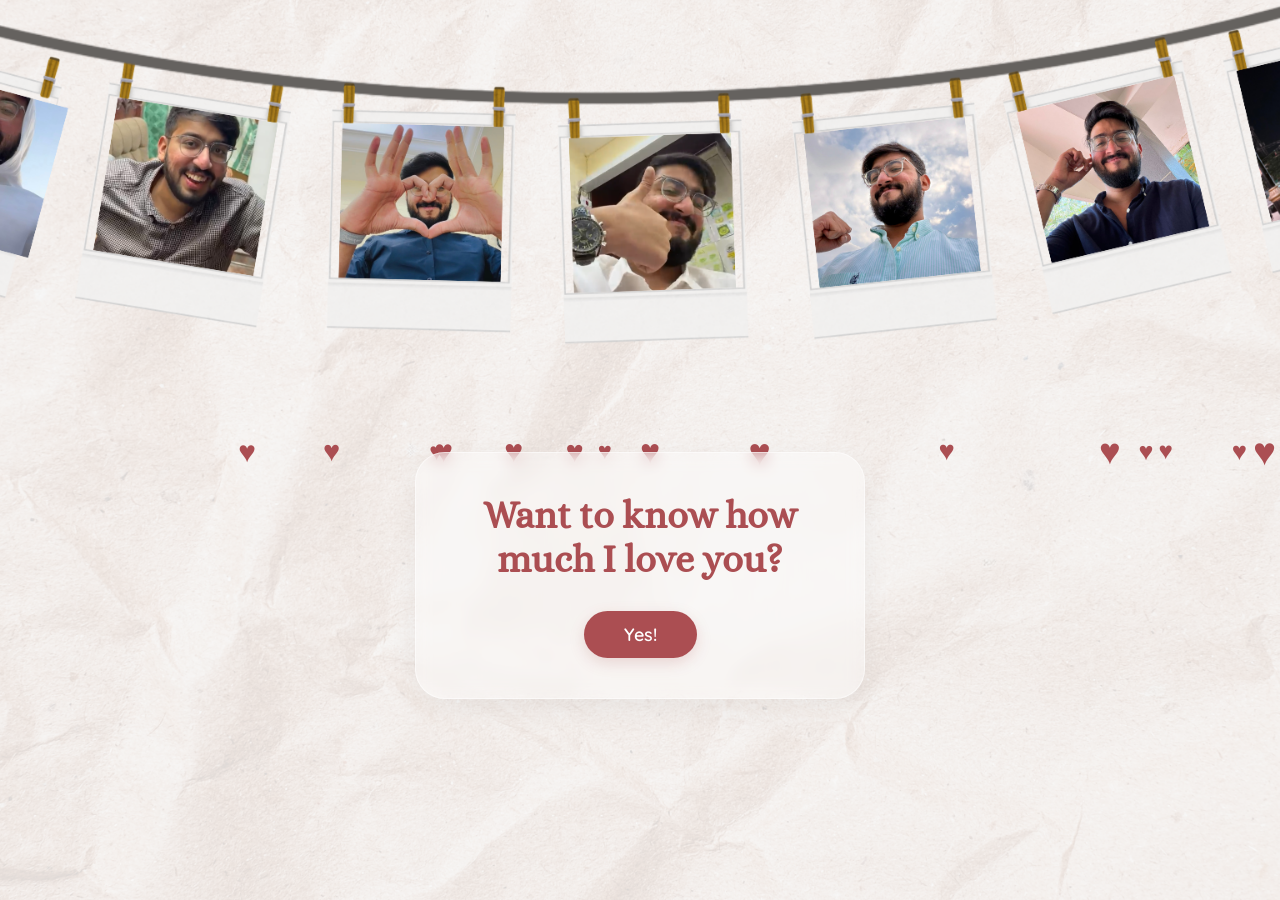
<file: love-meter.html>
<!DOCTYPE html>
<html lang="en">

<head>
    <meta charset="UTF-8">
    <meta name="viewport" content="width=device-width, initial-scale=1.0">
    <title>Do you love me? ❤️</title>
    <!-- Alice Font -->
    <link href="https://fonts.googleapis.com/css2?family=Alice&family=Quicksand:wght@300;400;600&display=swap"
        rel="stylesheet">
    <style>
        * {
            margin: 0;
            padding: 0;
            box-sizing: border-box;
        }

        body {
            height: 100vh;
            width: 100vw;
            display: flex;
            flex-direction: column;
            justify-content: center;
            align-items: center;
            background: url('images/bg 2.png') no-repeat center center fixed;
            background-size: cover;
            overflow: hidden;
            font-family: 'Quicksand', sans-serif;
            transition: opacity 1.5s ease;
            position: relative;
            color: #ab4e52;
            text-align: center;
        }

        /* ── Soft Floating Hearts ── */
        .bg-heart {
            position: absolute;
            color: #ab4e52;
            animation: floatUp linear infinite;
            pointer-events: none;
            z-index: 0;
        }

        @keyframes floatUp {
            0% {
                transform: translateY(100vh) scale(1);
                opacity: 0;
            }

            10% {
                opacity: 1;
            }

            90% {
                opacity: 0.6;
            }

            100% {
                transform: translateY(-10vh) scale(0.6);
                opacity: 0;
            }
        }

        .container {
            z-index: 10;
            background: rgba(255, 255, 255, 0.4);
            backdrop-filter: blur(8px);
            padding: 40px;
            border-radius: 30px;
            box-shadow: 0 10px 30px rgba(0, 0, 0, 0.05);
            border: 1px solid rgba(255, 255, 255, 0.5);
            max-width: 90%;
            width: 450px;
            margin-top: 250px;
        }

        h1 {
            font-family: 'Alice', serif;
            font-size: 38px;
            margin-bottom: 30px;
            color: #ab4e52;
        }

        .btn-container {
            display: flex;
            gap: 20px;
            justify-content: center;
            margin-top: 20px;
        }

        button {
            padding: 12px 40px;
            font-size: 18px;
            font-family: 'Quicksand', sans-serif;
            font-weight: 600;
            border: none;
            border-radius: 50px;
            cursor: pointer;
            transition: all 0.3s ease;
        }

        #yesBtn {
            background-color: #ab4e52;
            color: white;
            box-shadow: 0 5px 15px rgba(171, 78, 82, 0.2);
        }

        #yesBtn:hover {
            background-color: #8f3e42;
            transform: translateY(-3px);
            box-shadow: 0 8px 20px rgba(171, 78, 82, 0.3);
        }

        /* ── Meter Section ── */
        #meterSection {
            display: none;
            margin-top: 40px;
            width: 100%;
        }

        .meter-bg {
            width: 100%;
            height: 25px;
            background: rgba(255, 255, 255, 0.5);
            border-radius: 20px;
            overflow: hidden;
            border: 1px solid rgba(171, 78, 82, 0.2);
            position: relative;
        }

        .meter-fill {
            width: 0%;
            height: 100%;
            background: linear-gradient(90deg, #bf5a5e, #ab4e52);
            transition: width 0.1s linear;
        }

        #percentText {
            margin-top: 15px;
            font-size: 24px;
            font-weight: 700;
            font-family: 'Alice', serif;
        }

        /* ── Infinity Effect ── */
        .infinity-symbol {
            font-size: 60px;
            display: none;
            animation: popIn 0.5s cubic-bezier(0.175, 0.885, 0.32, 1.275);
            color: #ab4e52;
            text-shadow: 0 0 20px rgba(171, 78, 82, 0.3);
        }

        @keyframes popIn {
            0% {
                transform: scale(0);
                opacity: 0;
            }

            100% {
                transform: scale(1);
                opacity: 1;
            }
        }

        .fade-out {
            opacity: 0;
            transition: opacity 1s ease;
        }
    </style>
</head>

<body>

    <div class="container" id="mainContainer">
        <h1 id="questionText">Want to know how much I love you?</h1>
        <div class="btn-container" id="btnGroup">
            <button id="yesBtn" onclick="startMeter()">Yes!</button>
        </div>

        <div id="meterSection">
            <div class="meter-bg">
                <div class="meter-fill" id="meterFill"></div>
            </div>
            <div id="percentText">0%</div>
            <div class="infinity-symbol" id="infinitySymbol">∞</div>
        </div>
    </div>

    <script>
        // ── Background Hearts ──
        (function createBgHearts() {
            for (let i = 0; i < 15; i++) {
                const h = document.createElement('div');
                h.classList.add('bg-heart');
                h.textContent = '♥';
                h.style.left = Math.random() * 100 + 'vw';
                h.style.fontSize = (Math.random() * 20 + 20) + 'px';
                const dur = Math.random() * 10 + 8;
                h.style.animationDuration = dur + 's';
                h.style.animationDelay = '-' + (Math.random() * dur) + 's';
                document.body.appendChild(h);
            }
        })();

        function startMeter() {
            document.getElementById('btnGroup').style.display = 'none';
            document.getElementById('questionText').innerText = "Calculating my love...";
            document.getElementById('meterSection').style.display = 'block';

            let fill = document.getElementById('meterFill');
            let text = document.getElementById('percentText');
            let infinity = document.getElementById('infinitySymbol');
            let width = 0;

            let interval = setInterval(() => {
                if (width >= 100) {
                    clearInterval(interval);
                    text.style.display = 'none';
                    infinity.style.display = 'block';
                    document.getElementById('questionText').innerText = "It's beyond numbers!";

                    setTimeout(() => {
                        document.body.classList.add('fade-out');
                        setTimeout(() => {
                            window.location.href = 'page2.html';
                        }, 1000);
                    }, 2000);
                } else {
                    width += Math.random() * 2.5;
                    if (width > 100) width = 100;
                    fill.style.width = width + '%';
                    text.innerText = Math.floor(width) + '%';
                }
            }, 50);
        }
    </script>
</body>

</html>
</file>
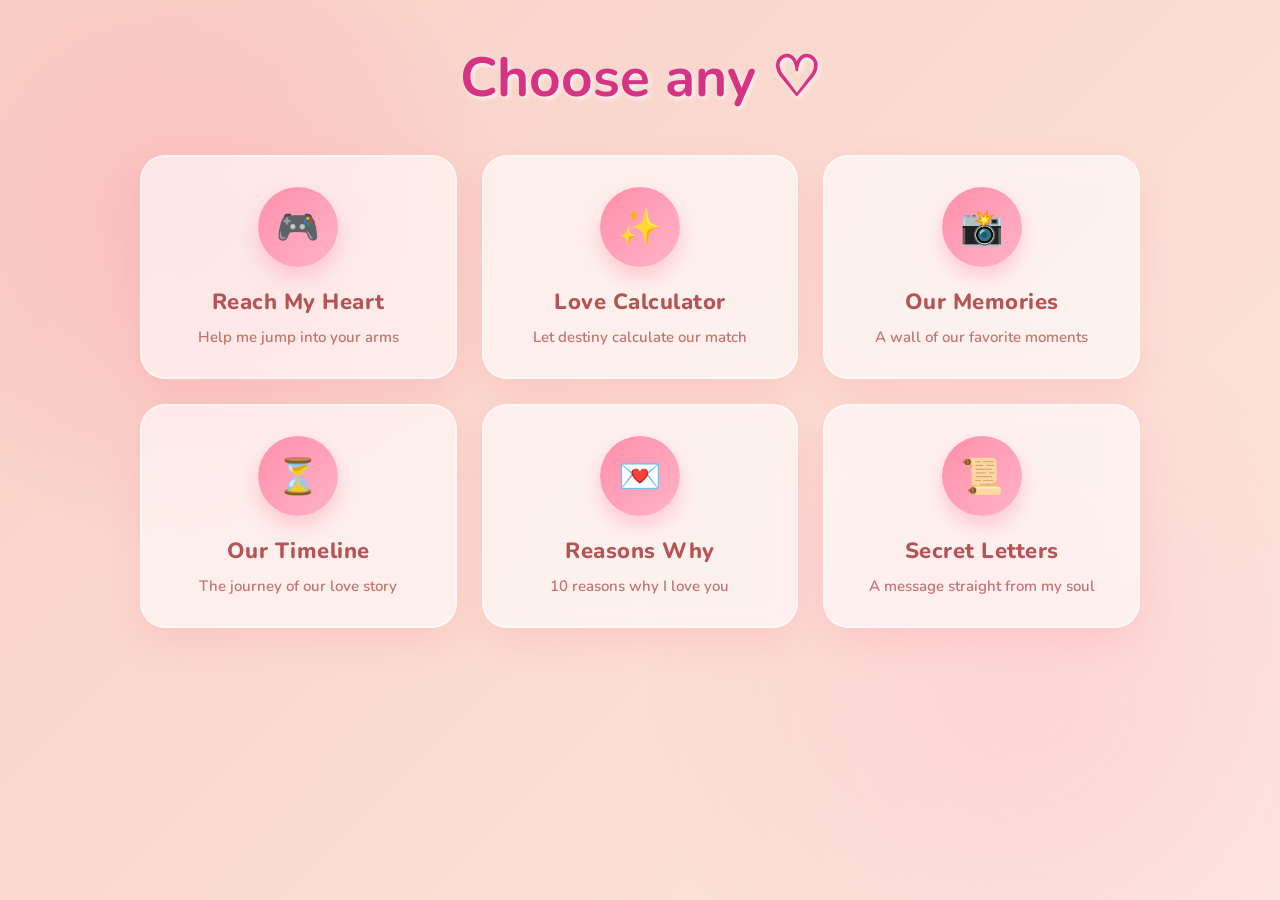
<file: page2.html>
<!DOCTYPE html>
<html lang="en">

<head>
    <meta charset="UTF-8">
    <meta name="viewport" content="width=device-width, initial-scale=1.0">
    <title>A Universe of Love 🌌</title>

    <link href="https://fonts.googleapis.com/css2?family=Alex+Brush&family=Nunito:wght@300;600;800&display=swap"
        rel="stylesheet">

    <style>
        * {
            margin: 0;
            padding: 0;
            box-sizing: border-box;
            font-family: 'Nunito', sans-serif;
        }

        body {
            background: linear-gradient(135deg, #f8cfc4, #fde7df);
            min-height: 100vh;
            display: flex;
            flex-direction: column;
            align-items: center;
            overflow-x: hidden;
            color: #b45454;
            padding: 40px 20px;
        }

        /* Animated Title */
        h1 {
            font-family: 'Nunito', sans-serif;
            font-size: 55px;
            text-align: center;
            margin-bottom: 40px;
            color: #d63384;
            text-shadow: 2px 2px 5px rgba(255, 255, 255, 0.8);
            animation: floatText 3s ease-in-out infinite;
            z-index: 10;
        }

        @keyframes floatText {

            0%,
            100% {
                transform: translateY(0);
            }

            50% {
                transform: translateY(-10px);
            }
        }

        /* Glassmorphic Grid */
        .grid-container {
            display: grid;
            grid-template-columns: repeat(auto-fit, minmax(280px, 1fr));
            gap: 25px;
            width: 100%;
            max-width: 1000px;
            z-index: 10;
        }

        /* Individual Gift Cards */
        .card {
            background: rgba(255, 255, 255, 0.6);
            backdrop-filter: blur(15px);
            -webkit-backdrop-filter: blur(15px);
            border-radius: 25px;
            padding: 30px 20px;
            text-align: center;
            text-decoration: none;
            color: #b45454;
            border: 2px solid rgba(255, 255, 255, 0.5);
            box-shadow: 0 15px 35px rgba(255, 107, 129, 0.15);
            transition: all 0.4s cubic-bezier(0.175, 0.885, 0.32, 1.275);
            position: relative;
            overflow: hidden;
            display: flex;
            flex-direction: column;
            justify-content: center;
            align-items: center;
            min-height: 220px;
            cursor: pointer;
        }

        .card:hover {
            transform: translateY(-15px) scale(1.03);
            background: rgba(255, 255, 255, 0.85);
            box-shadow: 0 25px 45px rgba(255, 107, 129, 0.3);
            border-color: #ff8fab;
        }

        /* Icon Container */
        .icon-circle {
            width: 80px;
            height: 80px;
            background: linear-gradient(135deg, #ff8fab, #ffb3c6);
            border-radius: 50%;
            display: flex;
            justify-content: center;
            align-items: center;
            font-size: 35px;
            margin-bottom: 20px;
            box-shadow: 0 10px 20px rgba(255, 143, 171, 0.4);
            transition: transform 0.4s;
            color: white;
        }

        .card:hover .icon-circle {
            transform: rotate(15deg) scale(1.1);
            background: linear-gradient(135deg, #ff6b81, #ff8fab);
        }

        .card h2 {
            font-size: 22px;
            font-weight: 800;
            margin-bottom: 10px;
            letter-spacing: 0.5px;
        }

        .card p {
            font-size: 15px;
            opacity: 0.8;
            font-weight: 600;
        }

        /* Floating Background Elements */
        .bg-element {
            position: fixed;
            border-radius: 50%;
            background: radial-gradient(circle, rgba(255, 255, 255, 0.8) 0%, rgba(255, 255, 255, 0) 70%);
            z-index: 1;
            pointer-events: none;
        }

        .blob1 {
            top: -10%;
            left: -10%;
            width: 50vw;
            height: 50vw;
            background: radial-gradient(circle, rgba(255, 143, 171, 0.3) 0%, rgba(255, 143, 171, 0) 70%);
        }

        .blob2 {
            bottom: -20%;
            right: -10%;
            width: 60vw;
            height: 60vw;
            background: radial-gradient(circle, rgba(255, 194, 209, 0.4) 0%, rgba(255, 194, 209, 0) 70%);
        }

        /* Responsive Tweaks */
        @media (max-width: 600px) {
            h1 {
                font-size: 50px;
            }

            .grid-container {
                grid-template-columns: 1fr;
            }

            .card {
                min-height: 180px;
                padding: 20px;
            }

            .icon-circle {
                width: 60px;
                height: 60px;
                font-size: 28px;
            }
        }
    </style>
</head>

<body>

    <!-- Soft glowing aesthetic blobs in the background -->
    <div class="bg-element blob1"></div>
    <div class="bg-element blob2"></div>

    <h1>Choose any ♡</h1>

    <div class="grid-container">

        <!-- 1. The Game -->
        <a href="game.html" class="card">
            <div class="icon-circle">🎮</div>
            <h2>Reach My Heart</h2>
            <p>Help me jump into your arms</p>
        </a>

        <!-- 2. The Calculator -->
        <a href="calculator.html" class="card">
            <div class="icon-circle">✨</div>
            <h2>Love Calculator</h2>
            <p>Let destiny calculate our match</p>
        </a>

        <!-- 3. The Gallery -->
        <a href="gallery.html" class="card">
            <div class="icon-circle">📸</div>
            <h2>Our Memories</h2>
            <p>A wall of our favorite moments</p>
        </a>

        <!-- 4. The Timeline -->
        <a href="timeline.html" class="card">
            <div class="icon-circle">⏳</div>
            <h2>Our Timeline</h2>
            <p>The journey of our love story</p>
        </a>

        <!-- 5. Reasons Why -->
        <a href="reasons.html" class="card">
            <div class="icon-circle">💌</div>
            <h2>Reasons Why</h2>
            <p>10 reasons why I love you</p>
        </a>

        <!-- 6. Letters -->
        <a href="letters.html" class="card">
            <div class="icon-circle">📜</div>
            <h2>Secret Letters</h2>
            <p>A message straight from my soul</p>
        </a>

    </div>

    <script>
        // Subtle floating hearts effect behind the glass
        function createGlassHeart() {
            const heart = document.createElement("div");
            heart.style.position = "fixed";
            heart.style.left = Math.random() * 100 + "vw";
            heart.style.top = "110vh";
            heart.innerHTML = "🤍";
            heart.style.fontSize = (Math.random() * 20 + 10) + "px";
            heart.style.opacity = Math.random() * 0.4 + 0.1;
            heart.style.zIndex = 2; // Under the cards
            heart.style.pointerEvents = "none";

            // Animation via JS for performance
            heart.animate([
                { transform: 'translateY(0) rotate(0deg)' },
                { transform: `translateY(-120vh) rotate(${Math.random() * 360}deg)` }
            ], {
                duration: Math.random() * 6000 + 8000,
                easing: 'linear',
                fill: 'forwards'
            }).onfinish = () => heart.remove();

            document.body.appendChild(heart);
        }

        setInterval(createGlassHeart, 1000);
    </script>

</body>

</html>
</file>
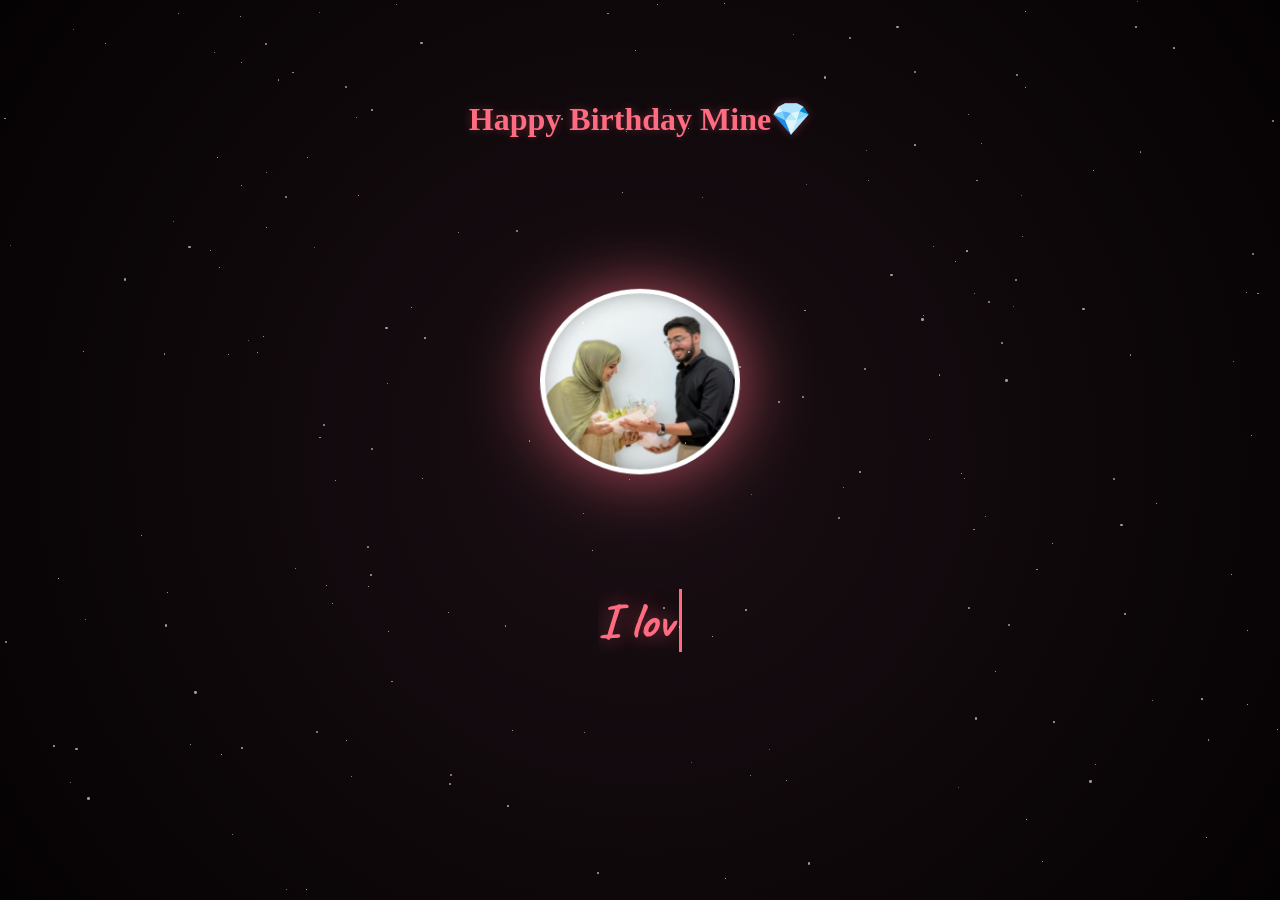
<file: page3.html>
<!DOCTYPE html>
<html lang="en">

<head>
    <meta charset="UTF-8">
    <meta name="viewport" content="width=device-width, initial-scale=1.0">
    <title>Our Memory Solar System ✨</title>
    <style>
        :root {
            --space-bg: radial-gradient(circle at center, #1a0f14 0%, #050203 100%);
            --sun-glow: rgba(255, 107, 129, 0.7);
        }

        * {
            margin: 0;
            padding: 0;
            box-sizing: border-box;
        }

        body {
            height: 100vh;
            width: 100vw;
            background: var(--space-bg);
            overflow: hidden;
            display: flex;
            flex-direction: column;
            justify-content: center;
            align-items: center;
            perspective: 2000px;
            font-family: 'Nunito', sans-serif;
        }

        #solar-system {
            position: relative;
            width: 300px;
            height: 300px;
            display: flex;
            justify-content: center;
            align-items: center;
            transform-style: preserve-3d;
            transition: transform 0.1s ease-out;
            transform: rotateX(20deg);
            margin-bottom: 40px;
        }

        /* ── The Sun (Image 6) ── */
        .sun {
            position: absolute;
            width: 200px;
            height: 200px;
            border-radius: 50%;
            background-image: url('images/image6.JPG');
            background-size: cover;
            background-position: center;
            z-index: 100;
            box-shadow: 0 0 70px var(--sun-glow), inset 0 0 20px rgba(0, 0, 0, 0.3);
            border: 5px solid white;
            animation: sunPulse 4s ease-in-out infinite;
        }

        @keyframes sunPulse {

            0%,
            100% {
                transform: scale(1);
                box-shadow: 0 0 70px var(--sun-glow);
            }

            50% {
                transform: scale(1.05);
                box-shadow: 0 0 110px var(--sun-glow);
            }
        }

        /* ── Birthday Message ── */
        .message-container {
            min-height: 100px;
            display: flex;
            justify-content: center;
            align-items: center;
        }

        #birthday-message {
            font-family: 'Caveat', cursive;
            font-size: 50px;
            color: #ff6b81;
            text-align: center;
            text-shadow: 0 0 20px rgba(255, 107, 129, 0.5);
            border-right: 3px solid #ff6b81;
            padding-right: 5px;
            white-space: nowrap;
            overflow: hidden;
        }

        @keyframes blink {
            50% {
                border-color: transparent
            }
        }

        .cursor-blink {
            animation: blink 0.8s step-end infinite;
        }

        /* Star Background */
        .star {
            position: absolute;
            background: white;
            border-radius: 50%;
            opacity: 0.6;
            pointer-events: none;
        }

        .back-btn {
            position: absolute;
            top: 20px;
            left: 20px;
            z-index: 1000;
            color: white;
            text-decoration: none;
            font-family: sans-serif;
            font-size: 14px;
            background: rgba(255, 255, 255, 0.1);
            padding: 8px 16px;
            border-radius: 20px;
            backdrop-filter: blur(5px);
            border: 1px solid rgba(255, 255, 255, 0.2);
        }

        @media (max-width: 600px) {
            .sun {
                width: 160px;
                height: 160px;
            }

            #birthday-message {
                font-size: 35px;
            }

            .main-title {
                font-size: 28px;
            }
        }
    </style>
    <link href="https://fonts.googleapis.com/css2?family=Caveat:wght@600&family=Nunito:wght@600&display=swap"
        rel="stylesheet">
</head>

<body>

    <h1 class="main-title"
        style="position: absolute; top: 100px; font-family: 'Alice', serif; color: #ff6b81; text-align: center; width: 100%; text-shadow: 0 0 10px rgba(255, 107, 129, 0.3);">
        Happy Birthday Mine💎</h1>

    <div id="solar-system">
        <div class="sun"></div>
    </div>

    <div class="message-container">
        <h1 id="birthday-message" class="cursor-blink"></h1>
    </div>

    <script>
        const system = document.getElementById('solar-system');
        const messageEl = document.getElementById('birthday-message');
        const messages = [
            "I love you",
            "I miss you",
            "I want you",
            "I need you"
        ];
        let messageIndex = 0;
        let charIndex = 0;
        let isDeleting = false;

        function typeWriter() {
            const currentMessage = messages[messageIndex];

            if (isDeleting) {
                messageEl.textContent = currentMessage.substring(0, charIndex - 1);
                charIndex--;
            } else {
                messageEl.textContent = currentMessage.substring(0, charIndex + 1);
                charIndex++;
            }

            let typingSpeed = isDeleting ? 100 : 150;

            if (!isDeleting && charIndex === currentMessage.length) {
                if (messageIndex === messages.length - 1) {
                    // If it's the last message, wait then redirect
                    setTimeout(() => {
                        window.location.href = 'page2.html';
                    }, 3000);
                    return;
                }
                isDeleting = true;
                typingSpeed = 2000; // Wait at the end of the word
            } else if (isDeleting && charIndex === 0) {
                isDeleting = false;
                messageIndex = (messageIndex + 1) % messages.length;
                typingSpeed = 500;
            }

            setTimeout(typeWriter, typingSpeed);
        }

        // Start typewriter after a small delay
        setTimeout(typeWriter, 1000);

        // Create Stars
        for (let i = 0; i < 200; i++) {
            const star = document.createElement('div');
            star.className = 'star';
            const size = Math.random() * 2.5;
            star.style.width = size + 'px';
            star.style.height = size + 'px';
            star.style.left = Math.random() * 100 + 'vw';
            star.style.top = Math.random() * 100 + 'vh';
            document.body.appendChild(star);
        }

        // Interactive tilting
        const centerX = window.innerWidth / 2;
        const centerY = window.innerHeight / 2;

        window.addEventListener('mousemove', (e) => {
            const moveX = (e.clientX - centerX) / 50;
            const moveY = (e.clientY - centerY) / 50;
            system.style.transform = `rotateX(${20 + moveY}deg) rotateY(${moveX}deg)`;
        });
    </script>
</body>

</html>
</file>
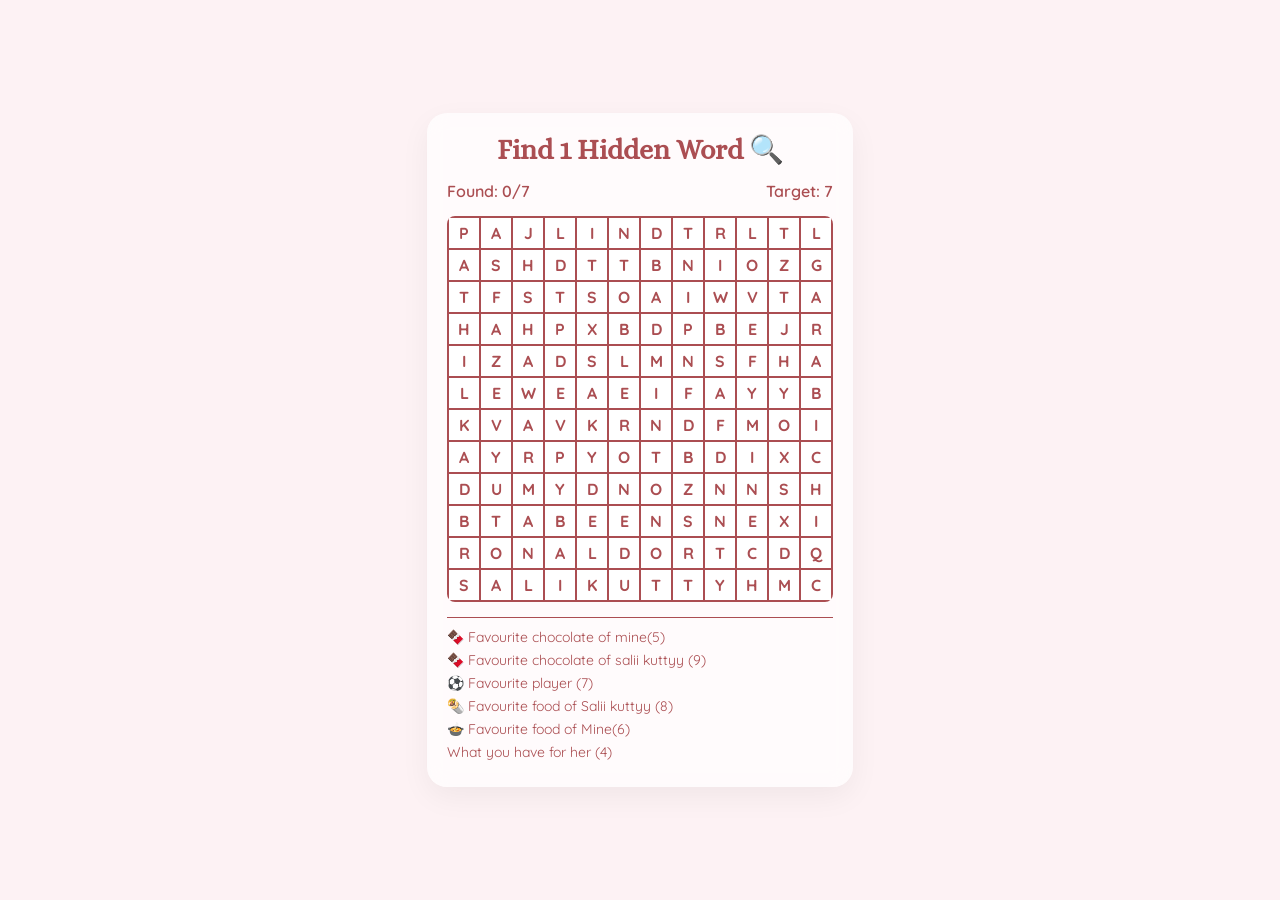
<file: puzzle.html>
<!DOCTYPE html>
<html lang="en">

<head>
    <meta charset="UTF-8">
    <meta name="viewport" content="width=device-width, initial-scale=1.0">
    <title>The Love Puzzle 🧩</title>
    <link href="https://fonts.googleapis.com/css2?family=Alice&family=Quicksand:wght@300;400;600&display=swap"
        rel="stylesheet">
    <style>
        * {
            margin: 0;
            padding: 0;
            box-sizing: border-box;
        }

        body {
            height: 100vh;
            width: 100vw;
            display: flex;
            flex-direction: column;
            justify-content: center;
            align-items: center;
            background: #fdf2f4;
            font-family: 'Quicksand', sans-serif;
            color: #ab4e52;
            overflow: hidden;
            position: relative;
        }

        .container {
            z-index: 10;
            background: rgba(255, 255, 255, 0.7);
            backdrop-filter: blur(10px);
            padding: 20px;
            border-radius: 20px;
            box-shadow: 0 10px 30px rgba(0, 0, 0, 0.05);
            max-width: 95%;
            display: flex;
            flex-direction: column;
            align-items: center;
            gap: 15px;
        }

        h1 {
            font-family: 'Alice', serif;
            font-size: 28px;
        }

        .grid-container {
            display: grid;
            grid-template-columns: repeat(12, 1fr);
            gap: 2px;
            background: #ab4e52;
            padding: 2px;
            border-radius: 8px;
            user-select: none;
        }

        .cell {
            width: 30px;
            height: 30px;
            background: white;
            display: flex;
            justify-content: center;
            align-items: center;
            font-weight: 700;
            font-size: 16px;
            cursor: pointer;
            transition: background 0.2s;
        }

        .cell.selected {
            background: #ffcbd1;
        }

        .cell.found {
            background: #ab4e52;
            color: white;
        }

        .info {
            display: flex;
            justify-content: space-between;
            width: 100%;
            font-weight: 600;
        }

        .hints-section {
            width: 100%;
            max-height: 150px;
            overflow-y: auto;
            border-top: 1px solid #ab4e52;
            padding-top: 10px;
            font-size: 14px;
        }

        .hint-item {
            margin-bottom: 5px;
        }

        .hint-item.done {
            text-decoration: line-through;
            opacity: 0.5;
        }

        .overlay {
            position: fixed;
            top: 0;
            left: 0;
            width: 100%;
            height: 100%;
            background: rgba(255, 255, 255, 0.95);
            display: none;
            flex-direction: column;
            justify-content: center;
            align-items: center;
            z-index: 100;
            text-align: center;
            padding: 20px;
        }

        .overlay h2 {
            font-family: 'Alice', serif;
            font-size: 32px;
            margin-bottom: 20px;
        }

        button {
            padding: 12px 30px;
            background: #ab4e52;
            color: white;
            border: none;
            border-radius: 50px;
            font-size: 18px;
            cursor: pointer;
            font-family: 'Quicksand', sans-serif;
            font-weight: 600;
        }

        /* Bg Hearts from index */
        .bg-heart {
            position: absolute;
            color: #ab4e52;
            animation: floatUp linear infinite;
            pointer-events: none;
            z-index: 0;
            opacity: 0.3;
        }

        @keyframes floatUp {
            0% {
                transform: translateY(100vh) scale(1.0);
                opacity: 0;
            }

            10% {
                opacity: 0.3;
            }

            90% {
                opacity: 0.3;
            }

            100% {
                transform: translateY(-10vh) scale(0.6);
                opacity: 0;
            }
        }

        @media (max-width: 450px) {
            .cell {
                width: 25px;
                height: 25px;
                font-size: 14px;
            }

            h1 {
                font-size: 22px;
            }
        }
    </style>
</head>

<body>

    <div class="container">
        <h1>Find 1 Hidden Word 🔍</h1>
        <div class="info">
            <span>Found: <span id="foundCount">0</span>/7</span>
            <span>Target: 7</span>
        </div>

        <div class="grid-container" id="grid"></div>

        <div class="hints-section" id="hints">
            <div class="hint-item" id="hint-LINDT">🍫 Favourite chocolate of mine(5)</div>
            <div class="hint-item" id="hint-TOBLERONE">🍫 Favourite chocolate of salii kuttyy (9)</div>
            <div class="hint-item" id="hint-RONALDO">⚽ Favourite player (7)</div>
            <div class="hint-item" id="hint-SHAWARMA">🌯 Favourite food of Salii kuttyy (8)</div>
            <div class="hint-item" id="hint-PATHIL">🍲 Favourite food of Mine(6)</div>
            <div class="hint-item" id="hint-LOVE">What you have for her (4)</div>
            <div class="hint-item" id="hint-MINE">What She calls you (4)</div>
            <div class="hint-item" id="hint-SALIKUTTY">🐱 What you call her (9)</div>
            <div class="hint-item" id="hint-BADMINTON">🏸 Favourite game (10)</div>
            <div class="hint-item" id="hint-ARABICHI">🏠 Favourite topic in my bake (8)</div>
        </div>
    </div>

    <div class="overlay" id="winOverlay">
        <h2>You Did It! 🎉</h2>
        <p style="margin-bottom: 20px;">You've found enough words to unlock the next part!</p>
        <button onclick="window.location.href='page3.html'">Next Surprise ✨</button>
    </div>

    <script>
        const words = ["LINDT", "TOBLERONE", "RONALDO", "SHAWARMA", "PATHIL", "LOVE", "MINE", "SALIKUTTY", "BADMINTON", "ARABICHI"];
        const gridSize = 12;
        const grid = Array(gridSize).fill().map(() => Array(gridSize).fill(''));
        let foundWords = [];
        let selecting = false;
        let selection = [];

        // ── Background Hearts ──
        setInterval(() => {
            const h = document.createElement('div');
            h.classList.add('bg-heart');
            h.textContent = '♥';
            h.style.left = Math.random() * 100 + 'vw';
            h.style.fontSize = (Math.random() * 20 + 10) + 'px';
            h.style.animationDuration = (Math.random() * 5 + 5) + 's';
            document.body.appendChild(h);
            setTimeout(() => h.remove(), 10000);
        }, 1000);

        // Place words in grid
        words.forEach(word => {
            let placed = false;
            while (!placed) {
                const direction = Math.random() > 0.5 ? 'H' : 'V';
                const row = Math.floor(Math.random() * (gridSize - (direction === 'V' ? word.length : 0)));
                const col = Math.floor(Math.random() * (gridSize - (direction === 'H' ? word.length : 0)));

                let canPlace = true;
                for (let i = 0; i < word.length; i++) {
                    const r = direction === 'V' ? row + i : row;
                    const c = direction === 'H' ? col + i : col;
                    if (grid[r][c] !== '' && grid[r][c] !== word[i]) {
                        canPlace = false;
                        break;
                    }
                }

                if (canPlace) {
                    for (let i = 0; i < word.length; i++) {
                        const r = direction === 'V' ? row + i : row;
                        const c = direction === 'H' ? col + i : col;
                        grid[r][c] = word[i];
                    }
                    placed = true;
                }
            }
        });

        // Fill empty spots
        const alphabet = "ABCDEFGHIJKLMNOPQRSTUVWXYZ";
        for (let r = 0; r < gridSize; r++) {
            for (let c = 0; c < gridSize; c++) {
                if (grid[r][c] === '') {
                    grid[r][c] = alphabet[Math.floor(Math.random() * alphabet.length)];
                }
            }
        }

        // Render grid
        const gridEl = document.getElementById('grid');
        for (let r = 0; r < gridSize; r++) {
            for (let c = 0; c < gridSize; c++) {
                const cell = document.createElement('div');
                cell.className = 'cell';
                cell.textContent = grid[r][c];
                cell.dataset.r = r;
                cell.dataset.c = c;

                cell.addEventListener('mousedown', () => startSelection(r, c, cell));
                cell.addEventListener('mouseover', () => updateSelection(r, c, cell));
                cell.addEventListener('touchstart', (e) => {
                    e.preventDefault();
                    startSelection(r, c, cell);
                });
                gridEl.appendChild(cell);
            }
        }

        window.addEventListener('mouseup', endSelection);
        window.addEventListener('touchend', endSelection);

        function startSelection(r, c, el) {
            selecting = true;
            selection = [{ r, c, el }];
            el.classList.add('selected');
        }

        function updateSelection(r, c, el) {
            if (!selecting) return;
            if (selection.some(s => s.r === r && s.c === c)) return;
            selection.push({ r, c, el });
            el.classList.add('selected');
        }

        function endSelection() {
            if (!selecting) return;
            selecting = false;

            const selectedWord = selection.map(s => s.el.textContent).join('');
            const reversedWord = selectedWord.split('').reverse().join('');

            let found = null;
            if (words.includes(selectedWord) && !foundWords.includes(selectedWord)) found = selectedWord;
            else if (words.includes(reversedWord) && !foundWords.includes(reversedWord)) found = reversedWord;

            if (found) {
                foundWords.push(found);
                selection.forEach(s => s.el.classList.add('found'));
                document.getElementById('foundCount').textContent = foundWords.length;
                document.getElementById('hint-' + found).classList.add('done');

                if (foundWords.length >= 7) {
                    setTimeout(() => {
                        document.getElementById('winOverlay').style.display = 'flex';
                    }, 500);
                }
            }

            selection.forEach(s => s.el.classList.remove('selected'));
            selection = [];
        }

        // Touch move handling for mobile
        gridEl.addEventListener('touchmove', (e) => {
            if (!selecting) return;
            const touch = e.touches[0];
            const el = document.elementFromPoint(touch.clientX, touch.clientY);
            if (el && el.classList.contains('cell')) {
                const r = parseInt(el.dataset.r);
                const c = parseInt(el.dataset.c);
                updateSelection(r, c, el);
            }
        });
    </script>
</body>

</html>
</file>
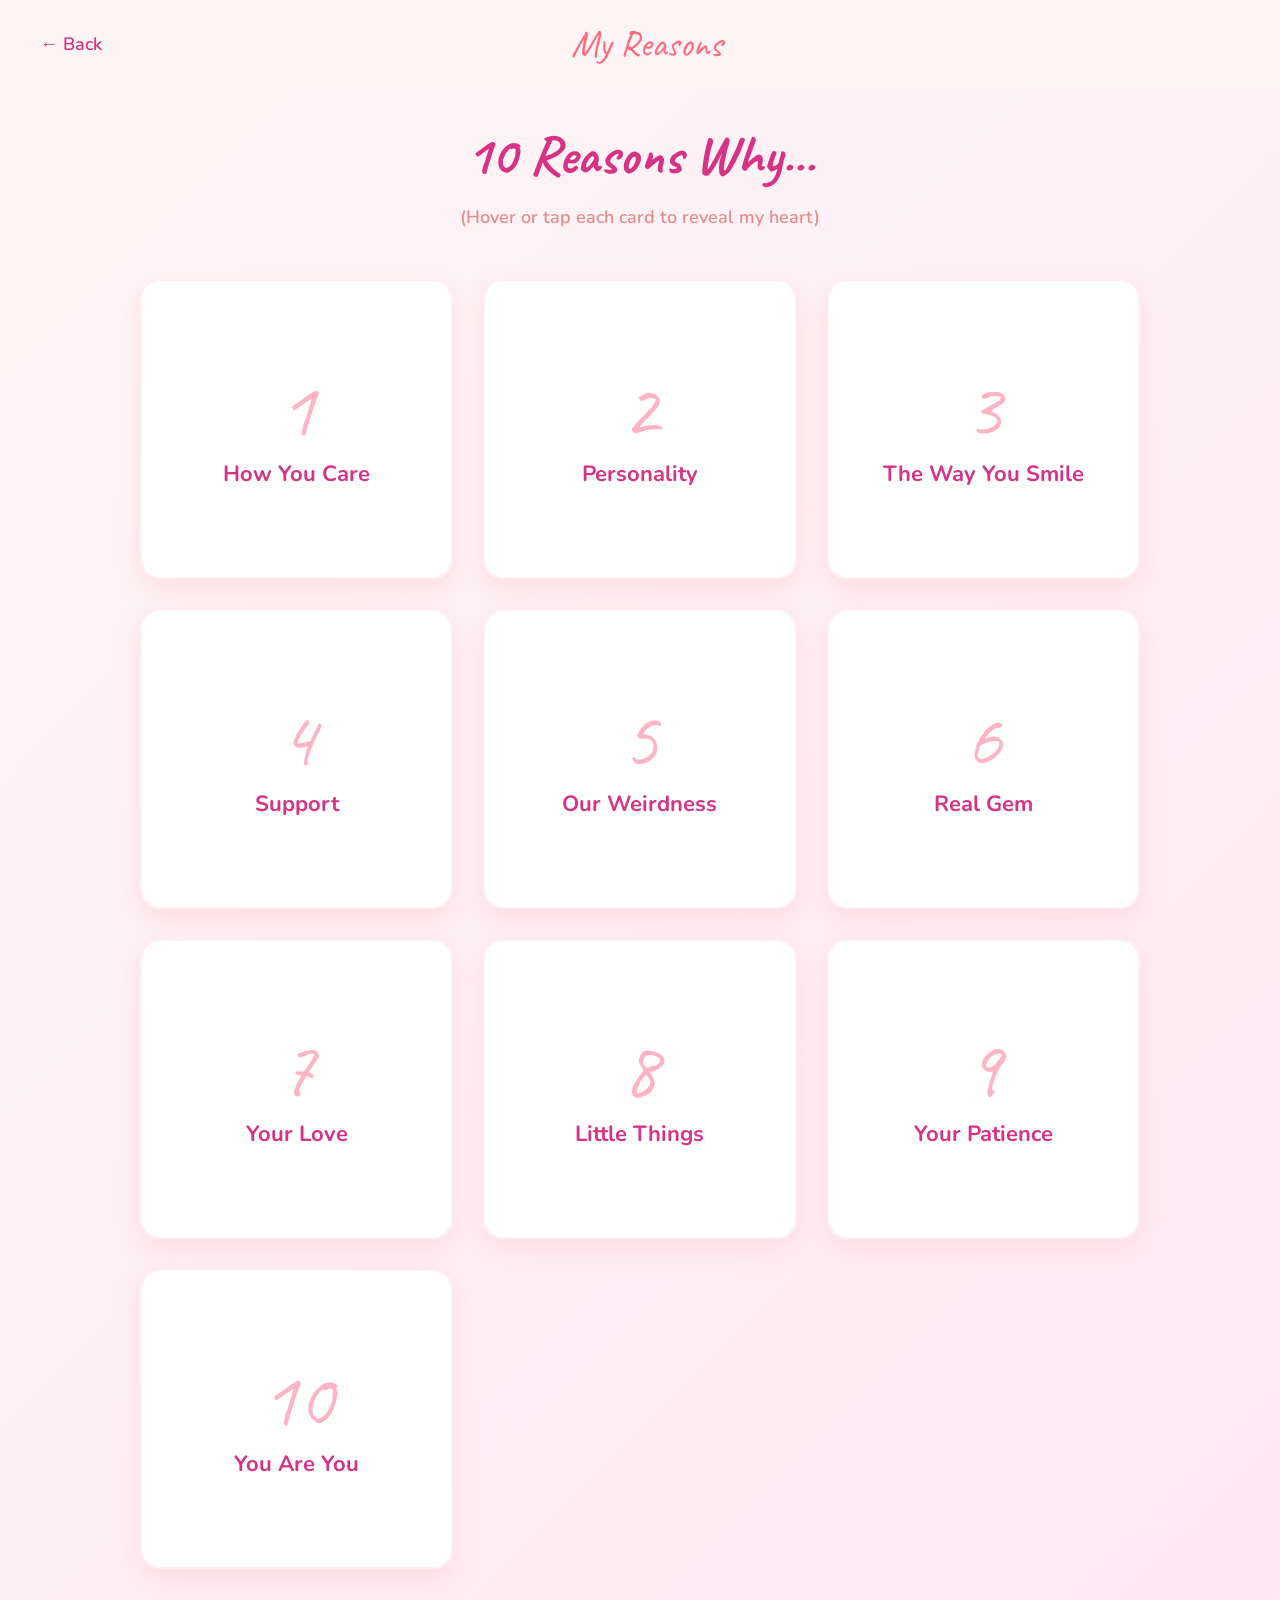
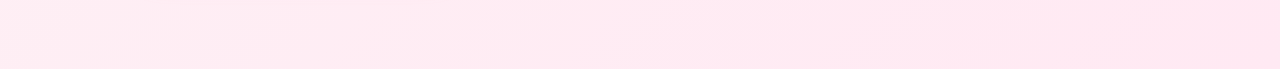
<file: reasons.html>
<!DOCTYPE html>
<html lang="en">

<head>
    <meta charset="UTF-8">
    <meta name="viewport" content="width=device-width, initial-scale=1.0">
    <title>Reasons I Love You 💌</title>

    <link href="https://fonts.googleapis.com/css2?family=Caveat:wght@600&family=Nunito:wght@300;600;800&display=swap"
        rel="stylesheet">

    <style>
        * {
            margin: 0;
            padding: 0;
            box-sizing: border-box;
            font-family: 'Nunito', sans-serif;
        }

        body {
            background: linear-gradient(135deg, #fdf5f6, #ffe9f3);
            color: #b45454;
            overflow-x: hidden;
            min-height: 100vh;
        }

        /* Nav */
        .nav-bar {
            width: 100%;
            padding: 20px 40px;
            display: flex;
            justify-content: space-between;
            align-items: center;
            position: fixed;
            top: 0;
            z-index: 100;
            background: rgba(253, 245, 246, 0.8);
            backdrop-filter: blur(10px);
        }

        .back-btn {
            text-decoration: none;
            color: #d63384;
            font-weight: 600;
            font-size: 18px;
            display: flex;
            align-items: center;
            transition: transform 0.3s;
        }

        .back-btn:hover {
            transform: translateX(-5px);
        }

        .back-btn::before {
            content: '← ';
            margin-right: 5px;
        }

        .title {
            font-family: 'Caveat', cursive;
            font-size: 38px;
            color: #ff6b81;
        }

        /* Header */
        .hero {
            margin-top: 100px;
            text-align: center;
            padding: 20px;
        }

        .hero h1 {
            font-family: 'Caveat', cursive;
            font-size: 55px;
            color: #d63384;
            margin-bottom: 15px;
        }

        .hero p {
            font-size: 18px;
            color: #e58b8b;
            font-weight: 600;
            margin-bottom: 30px;
        }

        /* 3D Grid */
        .grid {
            display: grid;
            grid-template-columns: repeat(auto-fit, minmax(250px, 1fr));
            gap: 30px;
            width: 90%;
            max-width: 1000px;
            margin: 0 auto 100px;
            perspective: 1000px;
            /* Required for 3D effect */
        }

        /* The Flip Card Container */
        .flip-card {
            background-color: transparent;
            width: 100%;
            height: 300px;
            perspective: 1000px;
            cursor: pointer;
        }

        /* The inner card holding front and back */
        .flip-card-inner {
            position: relative;
            width: 100%;
            height: 100%;
            text-align: center;
            transition: transform 0.8s;
            transform-style: preserve-3d;
        }

        /* Hover or Click triggers the flip */
        .flip-card:hover .flip-card-inner,
        .flip-card.active .flip-card-inner {
            transform: rotateY(180deg);
        }

        /* Shared Flip Card styling */
        .flip-card-front,
        .flip-card-back {
            position: absolute;
            width: 100%;
            height: 100%;
            -webkit-backface-visibility: hidden;
            /* Safari */
            backface-visibility: hidden;
            border-radius: 20px;
            display: flex;
            flex-direction: column;
            justify-content: center;
            align-items: center;
            padding: 30px;
            box-shadow: 0 10px 25px rgba(255, 182, 193, 0.3);
        }

        /* Front Side */
        .flip-card-front {
            background: white;
            border: 2px solid #fff0f3;
            color: #ff8fab;
        }

        .flip-card-front .number {
            font-family: 'Caveat', cursive;
            font-size: 80px;
            color: #ffb3c6;
            line-height: 1;
            margin-bottom: 10px;
        }

        .flip-card-front h2 {
            font-size: 22px;
            color: #d63384;
        }

        /* Back Side */
        .flip-card-back {
            background: linear-gradient(135deg, #ff6b81, #ff8fab);
            color: white;
            transform: rotateY(180deg);
        }

        .flip-card-back p {
            font-size: 22px;
            font-family: 'Caveat', cursive;
            line-height: 1.4;
            text-shadow: 1px 1px 2px rgba(0, 0, 0, 0.1);
        }

        .flip-card-back .icon {
            font-size: 40px;
            margin-bottom: 15px;
        }
    </style>
</head>

<body>

    <nav class="nav-bar">
        <a href="page2.html" class="back-btn">Back</a>
        <div class="title">My Reasons</div>
        <div style="width: 50px;"></div>
    </nav>

    <div class="hero">
        <h1>10 Reasons Why...</h1>
        <p>(Hover or tap each card to reveal my heart)</p>
    </div>

    <!-- The Flip Card Grid -->
    <div class="grid">

        <!-- Card 1 -->
        <div class="flip-card" onclick="this.classList.toggle('active')">
            <div class="flip-card-inner">
                <div class="flip-card-front">
                    <div class="number">1</div>
                    <h2>How You Care</h2>
                </div>
                <div class="flip-card-back">
                    <div class="icon">🫂</div>
                    <p>The way you care for me is unlike anything I've ever known. It makes me feel so safe and loved.
                    </p>
                </div>
            </div>
        </div>

        <!-- Card 2 -->
        <div class="flip-card" onclick="this.classList.toggle('active')">
            <div class="flip-card-inner">
                <div class="flip-card-front">
                    <div class="number">2</div>
                    <h2>Personality</h2>
                </div>
                <div class="flip-card-back">
                    <div class="icon">✨</div>
                    <p>Your behavior, your Deen, and everything about who you are made me fall for you completely.</p>
                </div>
            </div>
        </div>

        <!-- Card 3 -->
        <div class="flip-card" onclick="this.classList.toggle('active')">
            <div class="flip-card-inner">
                <div class="flip-card-front">
                    <div class="number">3</div>
                    <h2>The Way You Smile</h2>
                </div>
                <div class="flip-card-back">
                    <div class="icon">😊</div>
                    <p>Your smile is literally the most beautiful thing I've ever seen. It lights up even my darkest
                        days.</p>
                </div>
            </div>
        </div>

        <!-- Card 4 -->
        <div class="flip-card" onclick="this.classList.toggle('active')">
            <div class="flip-card-inner">
                <div class="flip-card-front">
                    <div class="number">4</div>
                    <h2>Support</h2>
                </div>
                <div class="flip-card-back">
                    <div class="icon">⭐</div>
                    <p>You believe in me even when I don't believe in myself. Your support is my greatest strength.</p>
                </div>
            </div>
        </div>

        <!-- Card 5 -->
        <div class="flip-card" onclick="this.classList.toggle('active')">
            <div class="flip-card-inner">
                <div class="flip-card-front">
                    <div class="number">5</div>
                    <h2>Our Weirdness</h2>
                </div>
                <div class="flip-card-back">
                    <div class="icon">🤪</div>
                    <p>I love that you are always being you, never changing. Being yourself makes me happy, and I can be
                        myself too!</p>
                </div>
            </div>
        </div>

        <!-- Card 6 -->
        <div class="flip-card" onclick="this.classList.toggle('active')">
            <div class="flip-card-inner">
                <div class="flip-card-front">
                    <div class="number">6</div>
                    <h2>Real Gem</h2>
                </div>
                <div class="flip-card-back">
                    <div class="icon">💎</div>
                    <p>In this worst generation, I found a treasure who is single for 24 years and a real Sigma! 😂</p>
                </div>
            </div>
        </div>

        <!-- Card 7 -->
        <div class="flip-card" onclick="this.classList.toggle('active')">
            <div class="flip-card-inner">
                <div class="flip-card-front">
                    <div class="number">7</div>
                    <h2>Your Love</h2>
                </div>
                <div class="flip-card-back">
                    <div class="icon">❤️</div>
                    <p>Your love towards me makes me fall for you more each second. It is the most precious gift I have.
                    </p>
                </div>
            </div>
        </div>

        <!-- Card 8 -->
        <div class="flip-card" onclick="this.classList.toggle('active')">
            <div class="flip-card-inner">
                <div class="flip-card-front">
                    <div class="number">8</div>
                    <h2>Little Things</h2>
                </div>
                <div class="flip-card-back">
                    <div class="icon">🌸</div>
                    <p>The way you notice and remember every little detail about me... it means the world to me.</p>
                </div>
            </div>
        </div>

        <!-- Card 9 -->
        <div class="flip-card" onclick="this.classList.toggle('active')">
            <div class="flip-card-inner">
                <div class="flip-card-front">
                    <div class="number">9</div>
                    <h2>Your Patience</h2>
                </div>
                <div class="flip-card-back">
                    <div class="icon">⏳</div>
                    <p>Even though I'm an avoiding Salii kuttyyy, you always cared for me and stayed without saying
                        anything.</p>
                </div>
            </div>
        </div>

        <!-- Card 10 -->
        <div class="flip-card" onclick="this.classList.toggle('active')">
            <div class="flip-card-inner">
                <div class="flip-card-front">
                    <div class="number">10</div>
                    <h2>You Are You</h2>
                </div>
                <div class="flip-card-back">
                    <div class="icon">✨</div>
                    <p>Simply: you are just you, and that is everything I ever wanted. I love YOU.</p>
                </div>
            </div>
        </div>

    </div>

</body>

</html>
</file>
